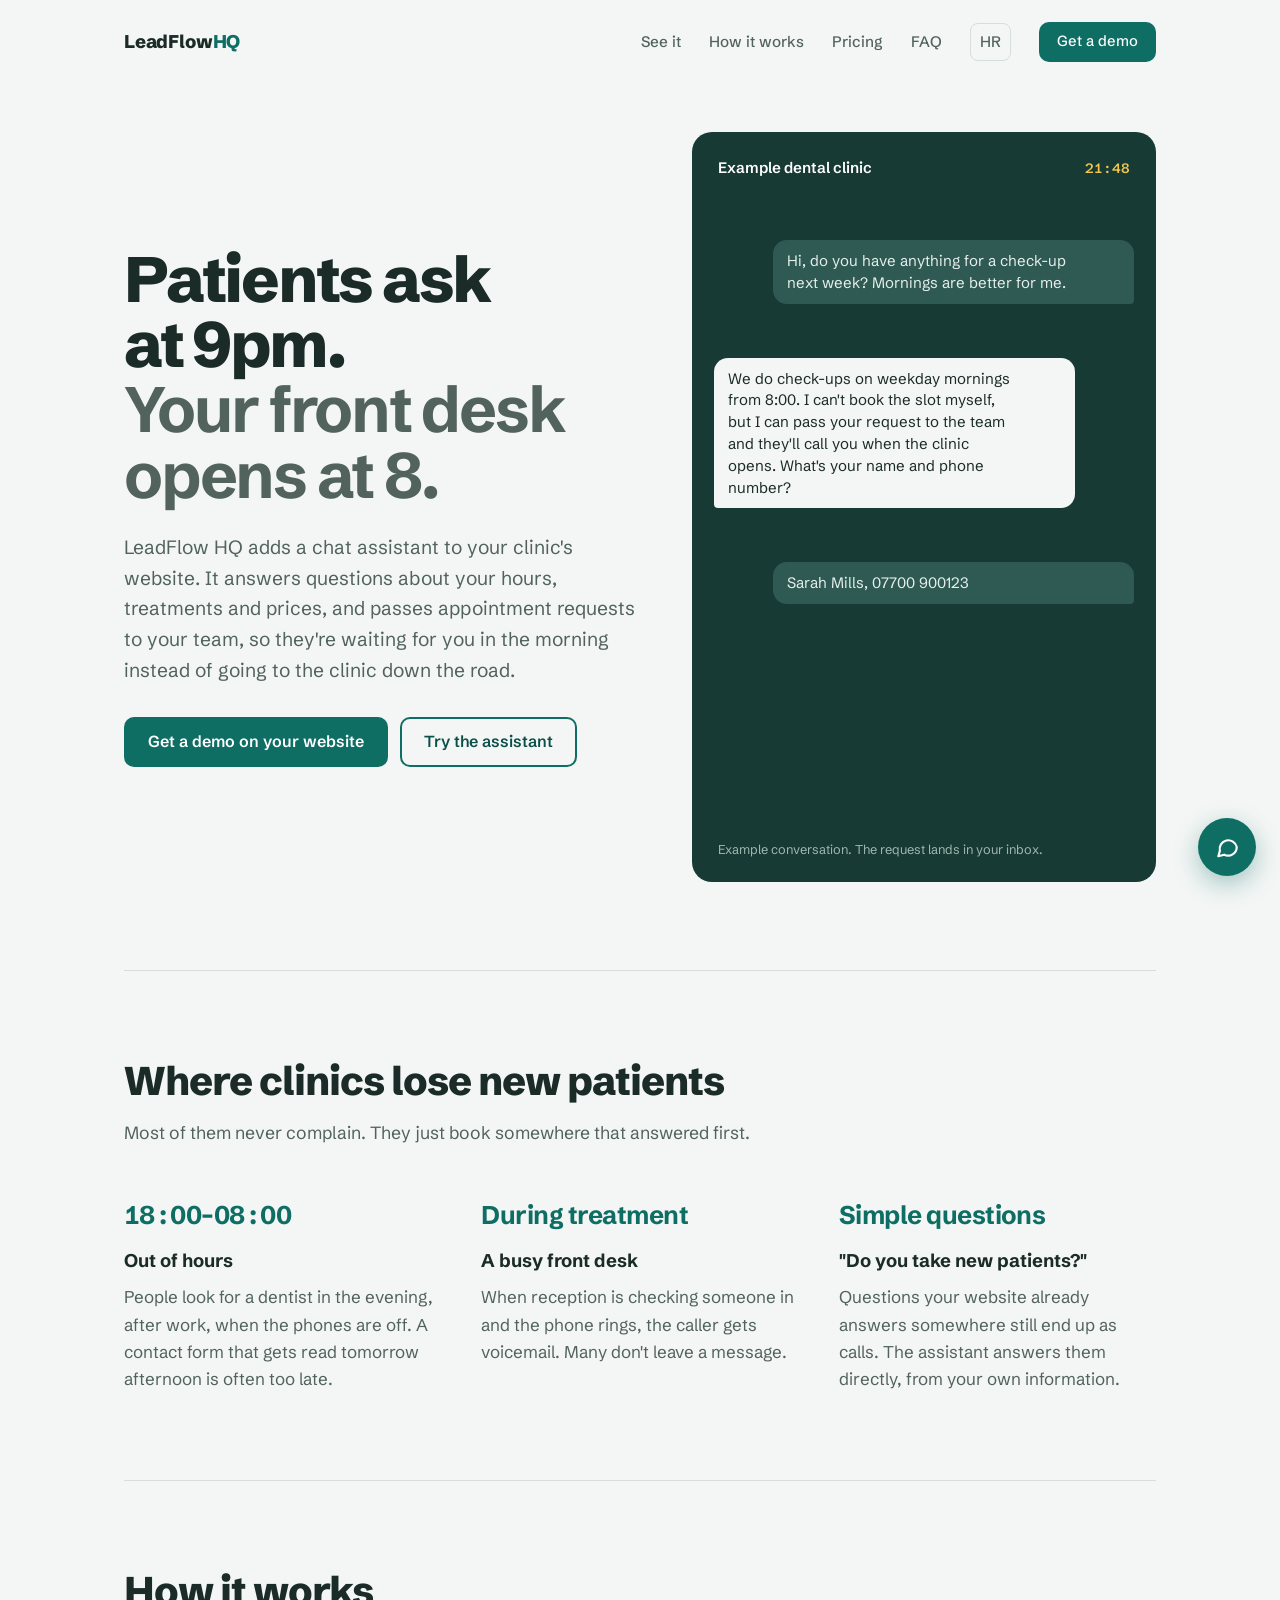
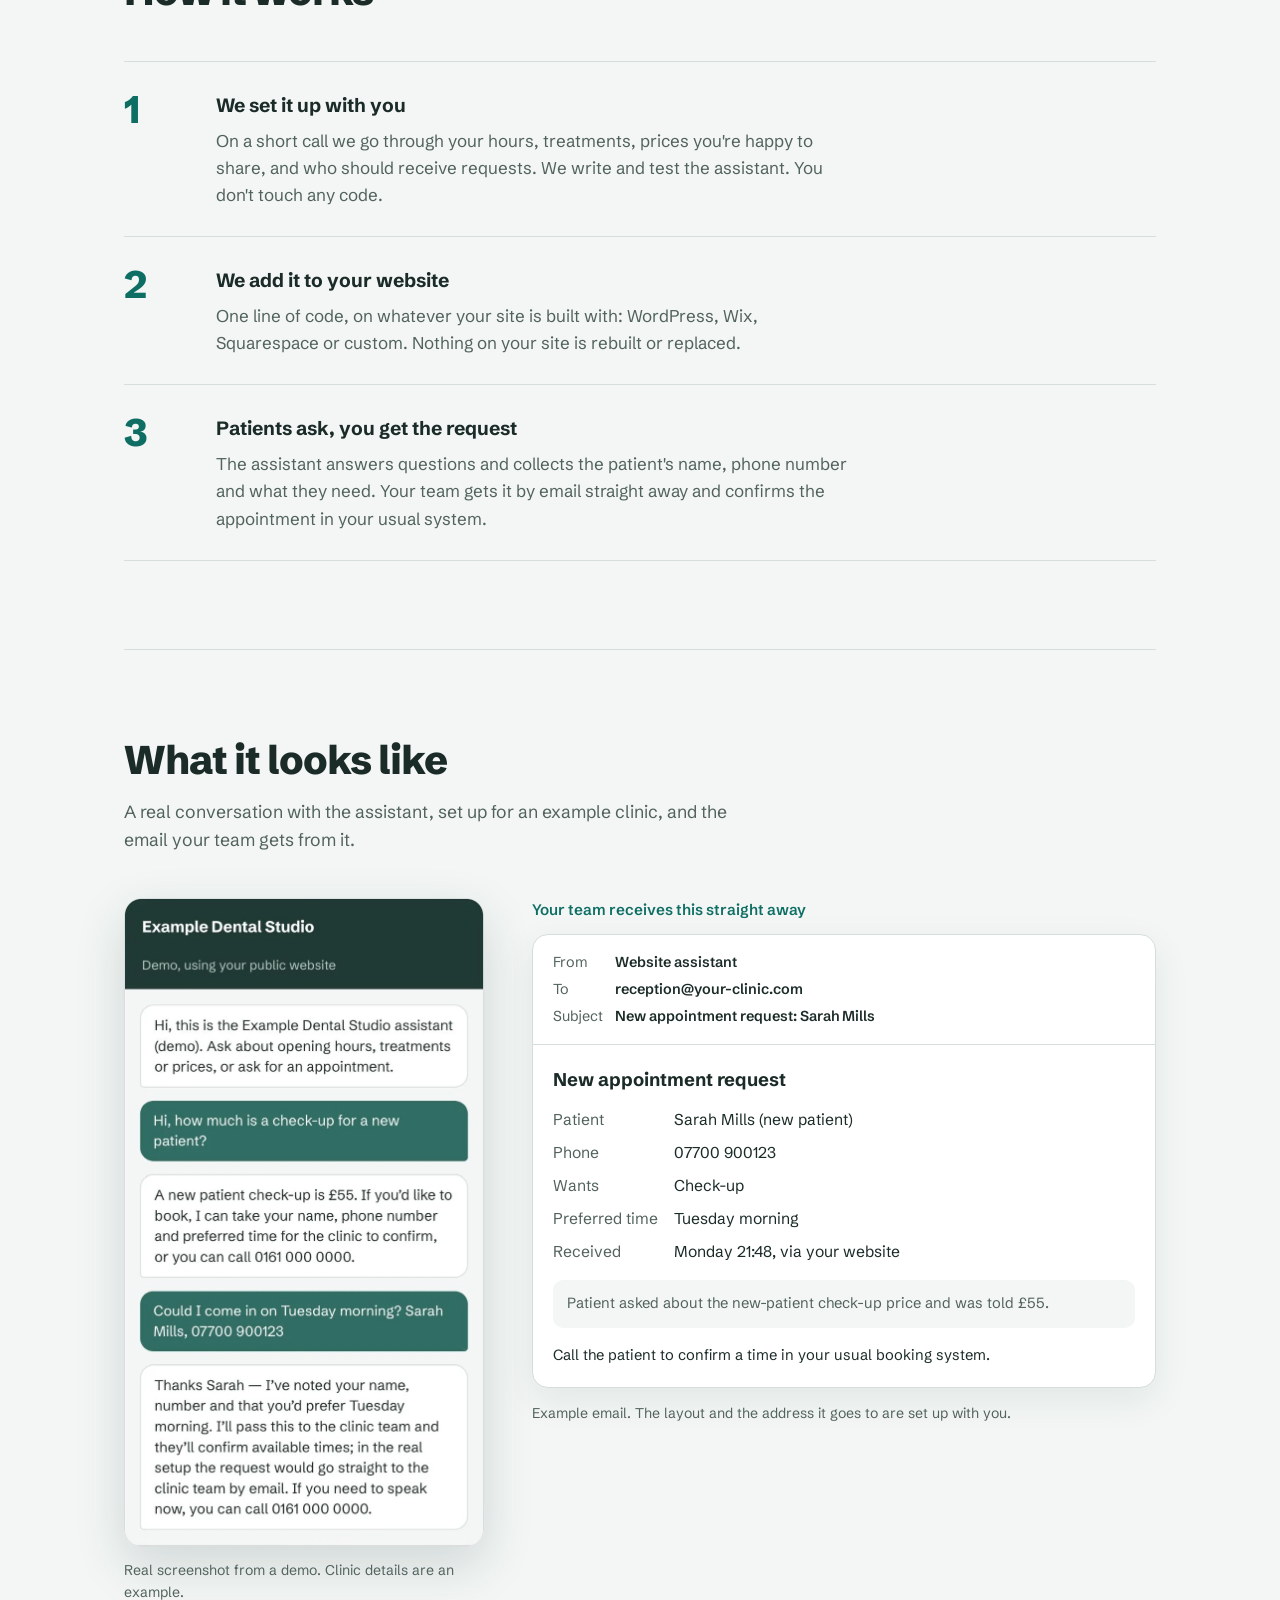
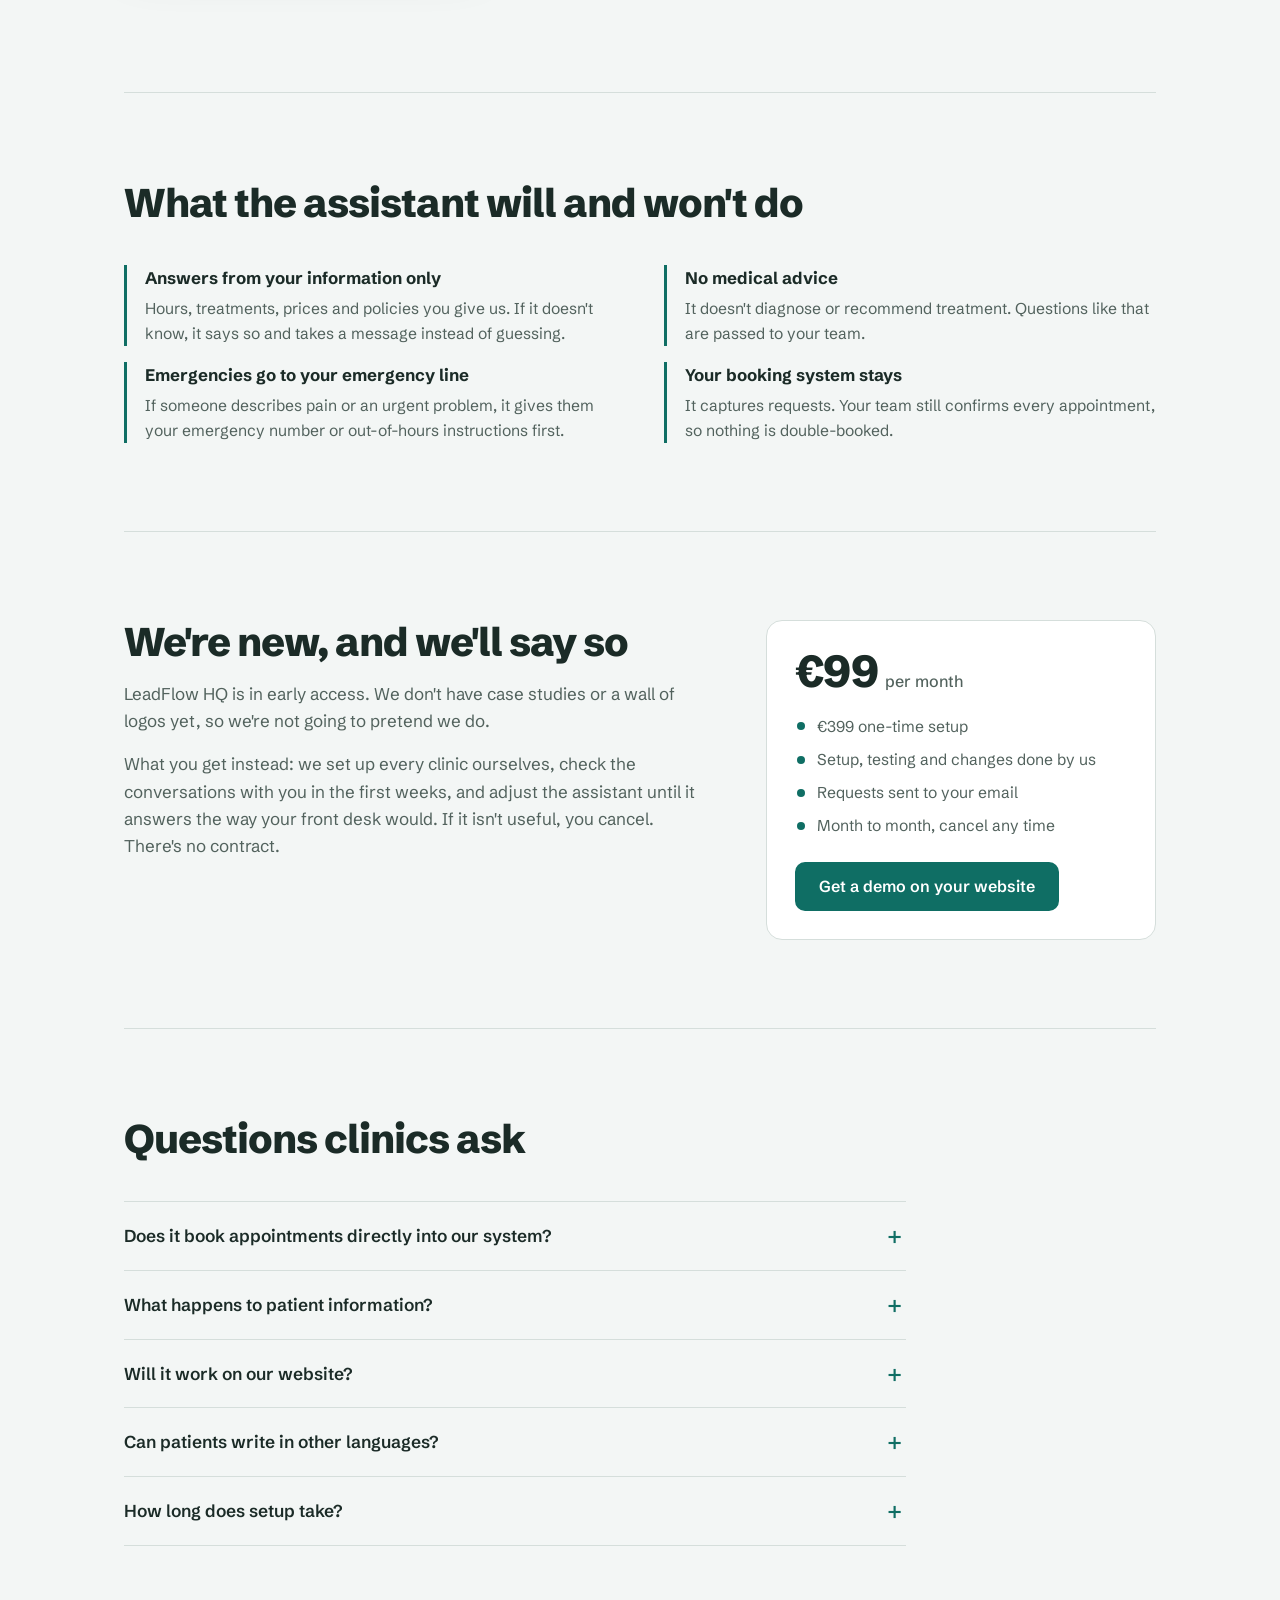
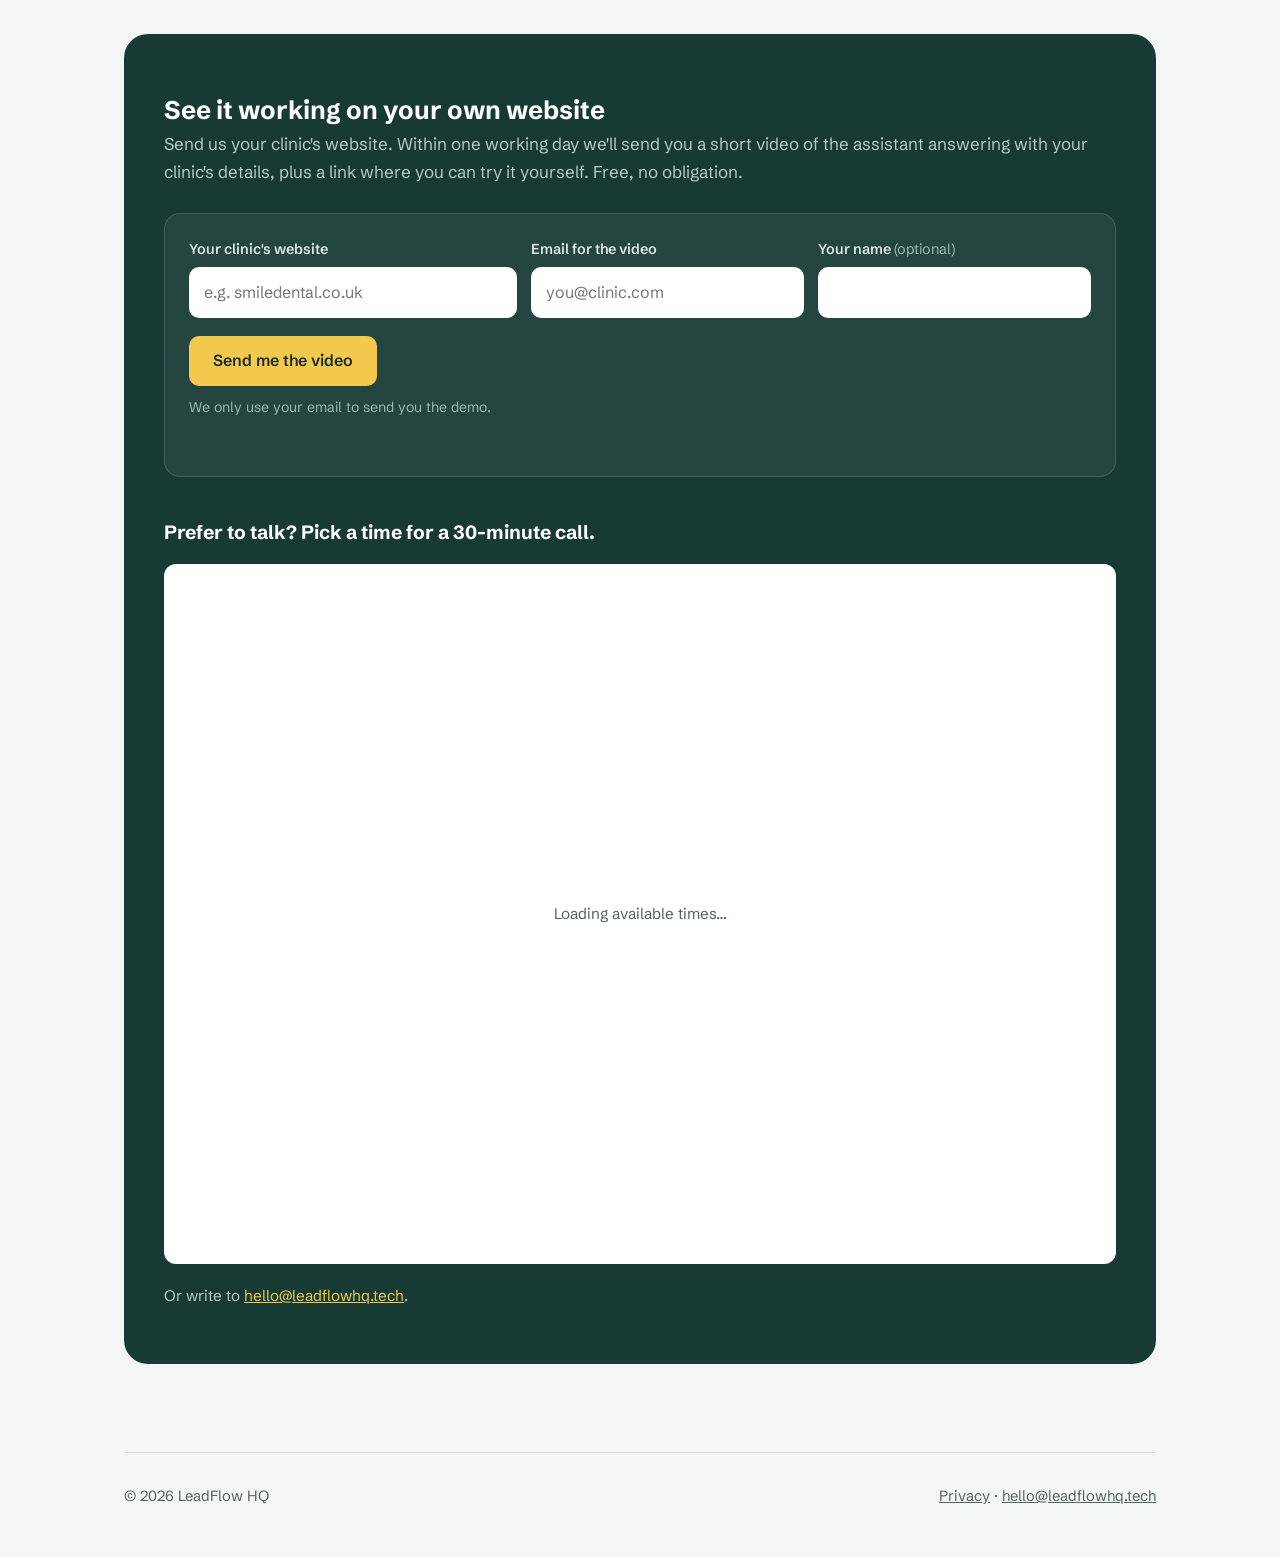
<file: index.html>
<!doctype html>
<html lang="en">
<head>
<meta charset="utf-8">
<meta name="viewport" content="width=device-width, initial-scale=1">
<title>LeadFlow HQ | Booking requests for clinics, after hours</title>
<meta name="description" content="A chat assistant for dental and medical clinic websites. It answers questions about your hours, treatments and prices, and passes appointment requests to your front desk, including after hours.">
<link rel="canonical" href="https://leadflowhq.tech/">
<link rel="alternate" hreflang="en" href="https://leadflowhq.tech/">
<link rel="alternate" hreflang="hr" href="https://leadflowhq.tech/hr/">
<link rel="alternate" hreflang="x-default" href="https://leadflowhq.tech/">
<meta property="og:title" content="LeadFlow HQ | Booking requests for clinics, after hours">
<meta property="og:description" content="Answers patient questions on your website and passes appointment requests to your front desk, day or night.">
<meta property="og:url" content="https://leadflowhq.tech/">
<meta property="og:type" content="website">
<meta name="theme-color" content="#183A35">
<link rel="icon" href="data:image/svg+xml,%3Csvg xmlns='http://www.w3.org/2000/svg' viewBox='0 0 32 32'%3E%3Crect width='32' height='32' rx='8' fill='%230F6E64'/%3E%3Cpath d='M9 9v14h11' stroke='%23fff' stroke-width='3.2' fill='none' stroke-linecap='round' stroke-linejoin='round'/%3E%3Ccircle cx='23' cy='11' r='3' fill='%23F2C94C'/%3E%3C/svg%3E">
<link rel="preload" href="/assets/fonts/schibsted-grotesk-latin-wght-normal.woff2" as="font" type="font/woff2" crossorigin>
<link rel="stylesheet" href="/assets/site.css?v=6">
<script>document.documentElement.classList.add('js')</script>
</head>
<body>
<div class="wrap">
  <header class="top">
    <a class="logo" href="/">LeadFlow<span>HQ</span></a>
    <nav aria-label="Main">
      <a class="hide-sm" href="#see">See it</a>
      <a class="hide-sm" href="#how">How it works</a>
      <a class="hide-sm" href="#pricing">Pricing</a>
      <a class="hide-sm" href="#faq">FAQ</a>
      <a class="lang" href="/hr/" hreflang="hr" lang="hr" title="Hrvatski">HR</a>
      <a class="btn btn-solid" href="#book">Get a demo</a>
    </nav>
  </header>

  <main>
    <section class="hero">
      <div>
        <h1>Patients ask at&nbsp;9pm.<span class="line2">Your front desk opens at&nbsp;8.</span></h1>
        <p class="lede">LeadFlow HQ adds a chat assistant to your clinic's website. It answers questions about your hours, treatments and prices, and passes appointment requests to your team, so they're waiting for you in the morning instead of going to the clinic down the road.</p>
        <div class="actions">
          <a class="btn btn-solid" href="#book">Get a demo on your website</a>
          <button class="btn btn-ghost" type="button" id="tryChat" hidden>Try the assistant</button>
        </div>
      </div>

      <div class="desk" aria-label="Example conversation on a dental clinic website">
        <div class="desk-head"><strong>Example dental clinic</strong><span class="clock" id="clock">21:47</span></div>
        <div class="convo">
          <p class="msg patient anim">Hi, do you have anything for a check-up next week? Mornings are better for me.</p>
          <p class="msg bot anim">We do check-ups on weekday mornings from 8:00. I can't book the slot myself, but I can pass your request to the team and they'll call you when the clinic opens. What's your name and phone number?</p>
          <p class="msg patient anim">Sarah Mills, 07700 900123</p>
          <p class="msg bot anim">Thanks, Sarah. The team will call you after 8:00 tomorrow.</p>
        </div>
        <div class="ticket anim">
          <h3>New appointment request <span>21:48</span></h3>
          <dl>
            <dt>Patient</dt><dd>Sarah Mills</dd>
            <dt>Phone</dt><dd>07700 900123</dd>
            <dt>Wants</dt><dd>Check-up, weekday morning, next week</dd>
          </dl>
        </div>
        <p class="desk-note">Example conversation. The request lands in your inbox.</p>
      </div>
    </section>

    <section class="band">
      <h2>Where clinics lose new patients</h2>
      <p class="intro">Most of them never complain. They just book somewhere that answered first.</p>
      <div class="gaps">
        <div>
          <span class="when">18:00–08:00</span>
          <h3>Out of hours</h3>
          <p>People look for a dentist in the evening, after work, when the phones are off. A contact form that gets read tomorrow afternoon is often too late.</p>
        </div>
        <div>
          <span class="when">During treatment</span>
          <h3>A busy front desk</h3>
          <p>When reception is checking someone in and the phone rings, the caller gets voicemail. Many don't leave a message.</p>
        </div>
        <div>
          <span class="when">Simple questions</span>
          <h3>"Do you take new patients?"</h3>
          <p>Questions your website already answers somewhere still end up as calls. The assistant answers them directly, from your own information.</p>
        </div>
      </div>
    </section>

    <section class="band" id="how">
      <h2>How it works</h2>
      <ol class="steps">
        <li><div><h3>We set it up with you</h3><p>On a short call we go through your hours, treatments, prices you're happy to share, and who should receive requests. We write and test the assistant. You don't touch any code.</p></div></li>
        <li><div><h3>We add it to your website</h3><p>One line of code, on whatever your site is built with: WordPress, Wix, Squarespace or custom. Nothing on your site is rebuilt or replaced.</p></div></li>
        <li><div><h3>Patients ask, you get the request</h3><p>The assistant answers questions and collects the patient's name, phone number and what they need. Your team gets it by email straight away and confirms the appointment in your usual system.</p></div></li>
      </ol>
    </section>

    <section class="band" id="see">
      <h2>What it looks like</h2>
      <p class="intro">A real conversation with the assistant, set up for an example clinic, and the email your team gets from it.</p>
      <div class="show">
        <figure>
          <img src="/assets/img/chat-en.webp" width="724" height="1305" loading="lazy" decoding="async" alt="Chat window: a patient asks how much a new-patient check-up costs, the assistant answers £55 and offers to take a request; the patient asks for Tuesday morning and leaves name and phone, and the assistant confirms the clinic team will call to confirm.">
          <figcaption>Real screenshot from a demo. Clinic details are an example.</figcaption>
        </figure>
        <div>
          <p class="arrow">Your team receives this straight away</p>
          <div class="mail">
            <dl class="mail-head">
              <dt>From</dt><dd>Website assistant</dd>
              <dt>To</dt><dd>reception@your-clinic.com</dd>
              <dt>Subject</dt><dd>New appointment request: Sarah Mills</dd>
            </dl>
            <div class="mail-body">
              <h3>New appointment request</h3>
              <dl>
                <dt>Patient</dt><dd>Sarah Mills (new patient)</dd>
                <dt>Phone</dt><dd>07700 900123</dd>
                <dt>Wants</dt><dd>Check-up</dd>
                <dt>Preferred time</dt><dd>Tuesday morning</dd>
                <dt>Received</dt><dd>Monday 21:48, via your website</dd>
              </dl>
              <p class="quote">Patient asked about the new-patient check-up price and was told £55.</p>
              <p class="act">Call the patient to confirm a time in your usual booking system.</p>
            </div>
          </div>
          <p class="show-note">Example email. The layout and the address it goes to are set up with you.</p>
        </div>
      </div>
    </section>

    <section class="band">
      <h2>What the assistant will and won't do</h2>
      <div class="rules">
        <div><h3>Answers from your information only</h3><p>Hours, treatments, prices and policies you give us. If it doesn't know, it says so and takes a message instead of guessing.</p></div>
        <div><h3>No medical advice</h3><p>It doesn't diagnose or recommend treatment. Questions like that are passed to your team.</p></div>
        <div><h3>Emergencies go to your emergency line</h3><p>If someone describes pain or an urgent problem, it gives them your emergency number or out-of-hours instructions first.</p></div>
        <div><h3>Your booking system stays</h3><p>It captures requests. Your team still confirms every appointment, so nothing is double-booked.</p></div>
      </div>
    </section>

    <section class="band" id="pricing">
      <div class="early">
        <div>
          <h2>We're new, and we'll say so</h2>
          <p>LeadFlow HQ is in early access. We don't have case studies or a wall of logos yet, so we're not going to pretend we do.</p>
          <p>What you get instead: we set up every clinic ourselves, check the conversations with you in the first weeks, and adjust the assistant until it answers the way your front desk would. If it isn't useful, you cancel. There's no contract.</p>
        </div>
        <div class="price">
          <div class="amount">€99 <small>per month</small></div>
          <ul>
            <li>€399 one-time setup</li>
            <li>Setup, testing and changes done by us</li>
            <li>Requests sent to your email</li>
            <li>Month to month, cancel any time</li>
          </ul>
          <a class="btn btn-solid" href="#book">Get a demo on your website</a>
        </div>
      </div>
    </section>

    <section class="band" id="faq">
      <h2>Questions clinics ask</h2>
      <div class="faq">
        <details><summary>Does it book appointments directly into our system?</summary><p>Not by default. It collects the request and sends it to your team to confirm, which works with any practice management software. If your system supports online booking, we can talk about linking to it.</p></details>
        <details><summary>What happens to patient information?</summary><p>The assistant only collects what's needed to call the patient back: name, phone number and the reason for the appointment. It's used only to send the request to your clinic. We'll walk you through exactly where it's stored before you decide.</p></details>
        <details><summary>Will it work on our website?</summary><p>Yes. It's a small script added to your existing site. If someone else manages your website, we can send them the one line to add.</p></details>
        <details><summary>Can patients write in other languages?</summary><p>Yes. It replies in the language the patient writes in, using your clinic's information.</p></details>
        <details><summary>How long does setup take?</summary><p>Usually a few days from our first call. Most of that is us writing and testing the answers. Your part is one call and a quick review.</p></details>
      </div>
    </section>

    <section class="book" id="book">
      <h2>See it working on your own website</h2>
      <p class="intro">Send us your clinic's website. Within one working day we'll send you a short video of the assistant answering with your clinic's details, plus a link where you can try it yourself. Free, no obligation.</p>
      <form class="req" data-request novalidate>
        <input type="hidden" name="lang" value="en">
        <div class="req-fields">
          <label><span>Your clinic's website</span><input name="website" type="text" inputmode="url" autocomplete="url" placeholder="e.g. smiledental.co.uk" required maxlength="200"></label>
          <label><span>Email for the video</span><input name="email" type="email" autocomplete="email" placeholder="you@clinic.com" required maxlength="120"></label>
          <label><span>Your name <em>(optional)</em></span><input name="name" type="text" autocomplete="name" maxlength="80"></label>
          <label class="hp" aria-hidden="true">Fax<input name="company_fax" type="text" tabindex="-1" autocomplete="off"></label>
        </div>
        <button class="btn btn-amber" type="submit">Send me the video</button>
        <p class="req-note">We only use your email to send you the demo.</p>
        <p class="req-msg" role="status" aria-live="polite" data-ok="Thanks. We'll email you the video within one working day." data-err="That didn't go through. Check the website and email, or write to hello@leadflowhq.tech." data-invalid="Please add your clinic's website and a valid email."></p>
      </form>
      <h3 class="book-alt">Prefer to talk? Pick a time for a 30-minute call.</h3>
      <div class="calendly-inline-widget" data-url="https://calendly.com/hello-leadflowhq/30min?hide_gdpr_banner=1"><p class="cal-wait">Loading available times…</p></div>
      <p class="alt">Or write to <a href="mailto:hello@leadflowhq.tech">hello@leadflowhq.tech</a>.</p>
    </section>
  </main>

  <footer>
    <span>© 2026 LeadFlow HQ</span>
    <span><a href="/privacy/">Privacy</a> · <a href="mailto:hello@leadflowhq.tech">hello@leadflowhq.tech</a></span>
  </footer>
</div>

<button class="chat-launch" type="button" aria-label="Open chat" hidden>
  <svg viewBox="0 0 24 24" fill="none" stroke="currentColor" stroke-width="2" stroke-linecap="round" stroke-linejoin="round" aria-hidden="true"><path d="M21 12a8 8 0 0 1-11.6 7.1L4 20.5l1.4-4.9A8 8 0 1 1 21 12z"/></svg>
</button>

<script src="/assets/site.js?v=6" defer></script>
</body>
</html>
</file>
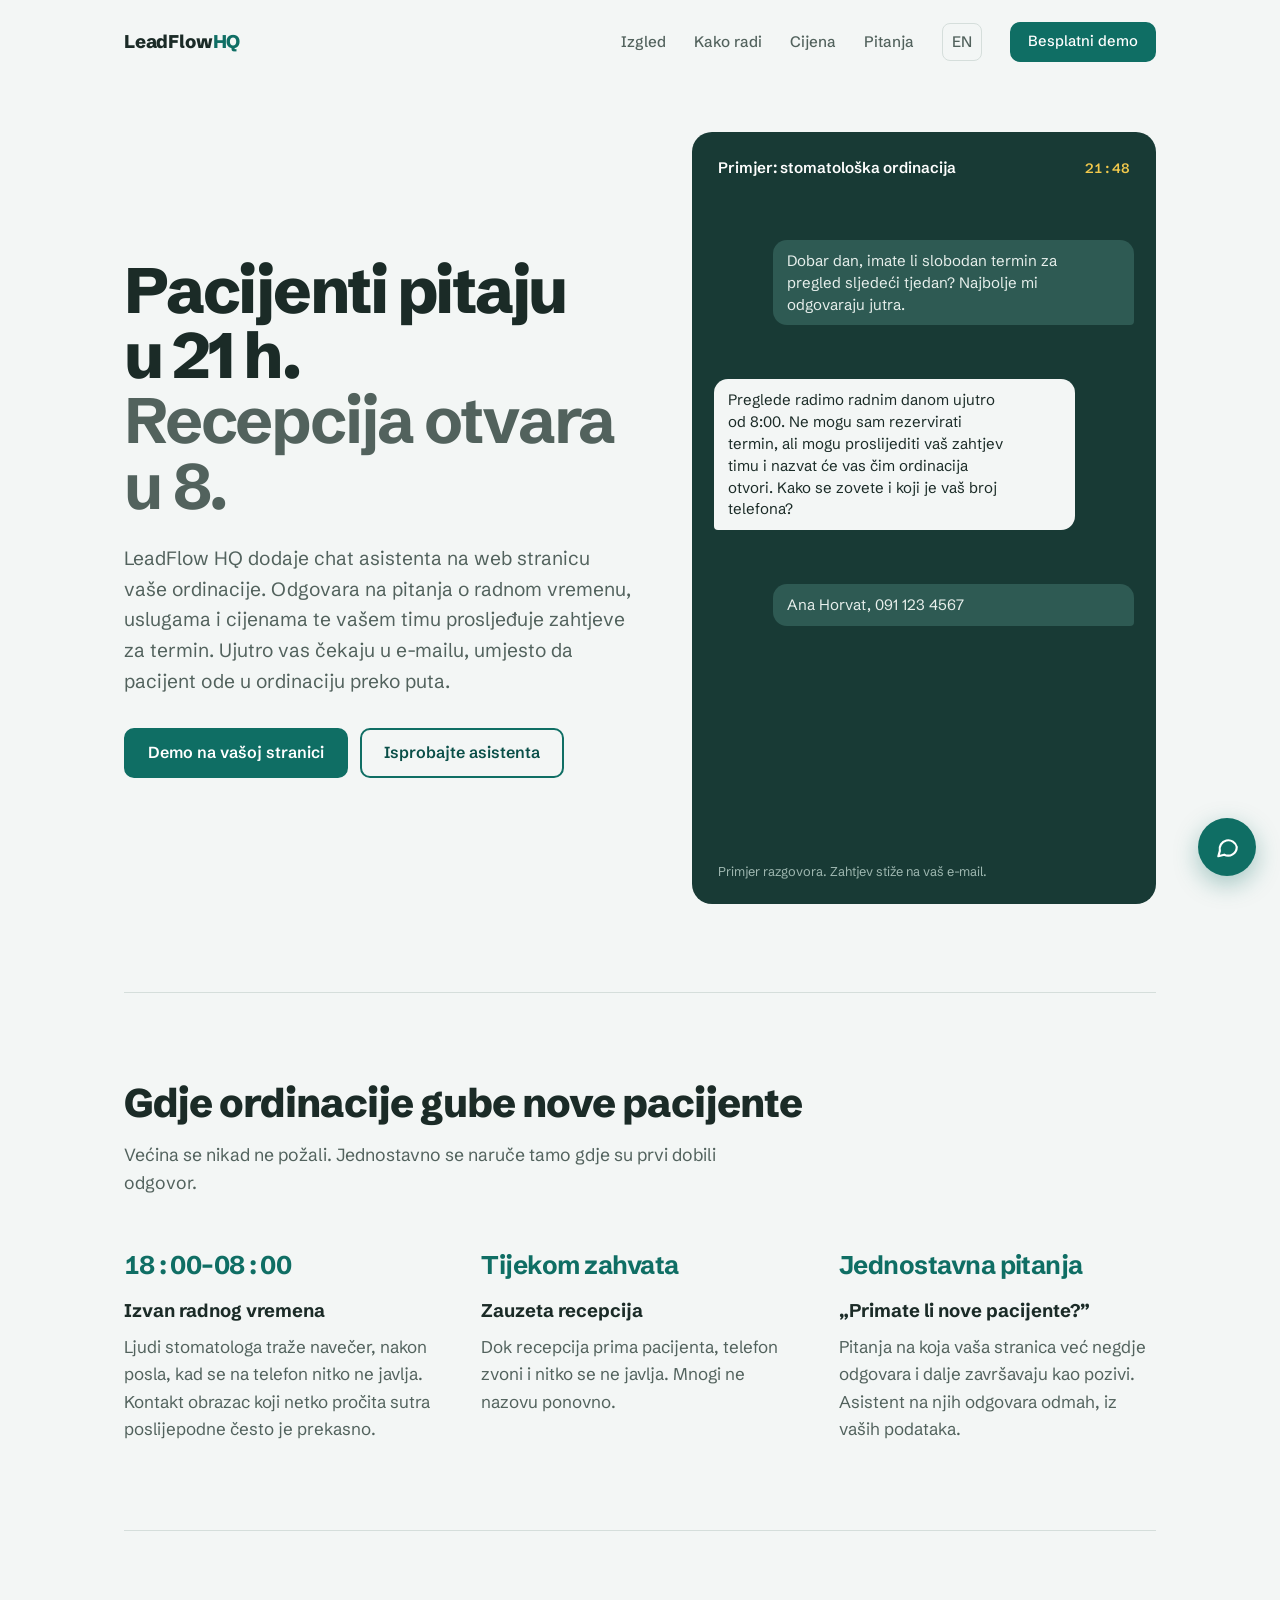
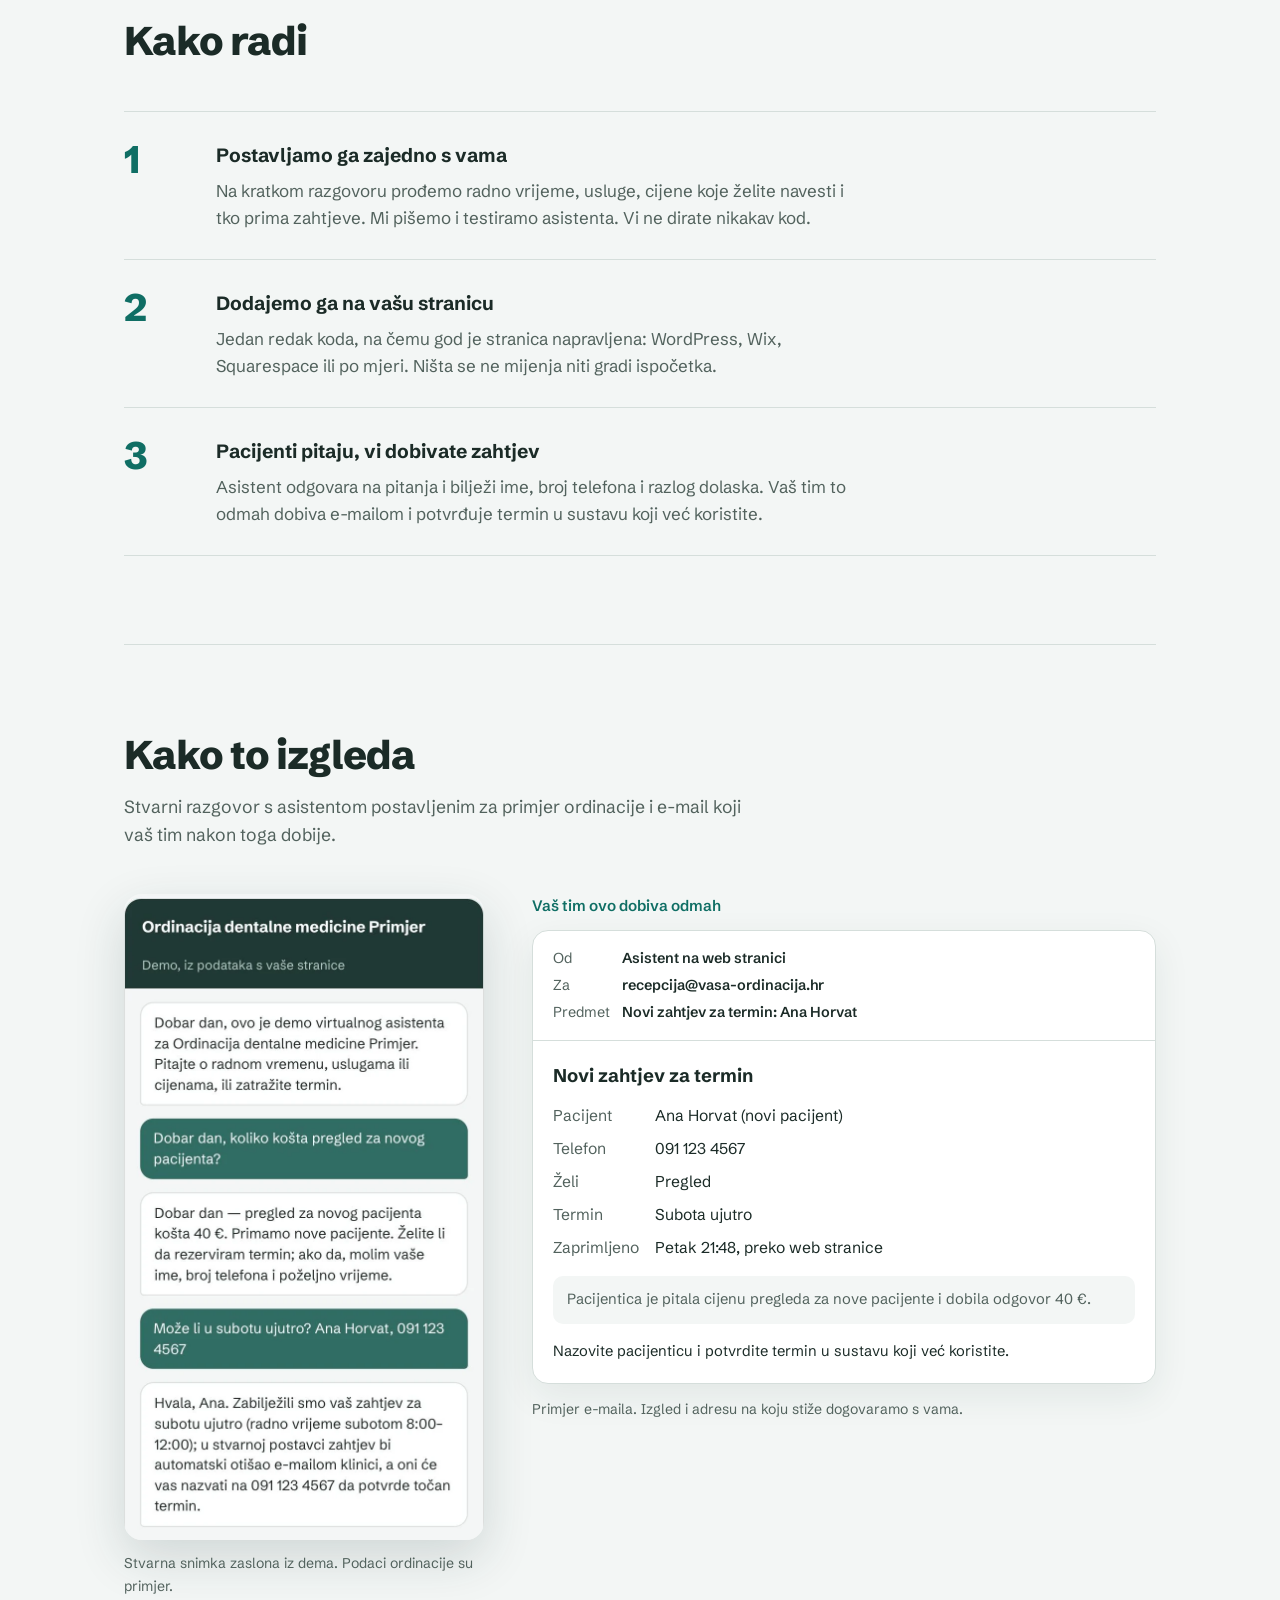
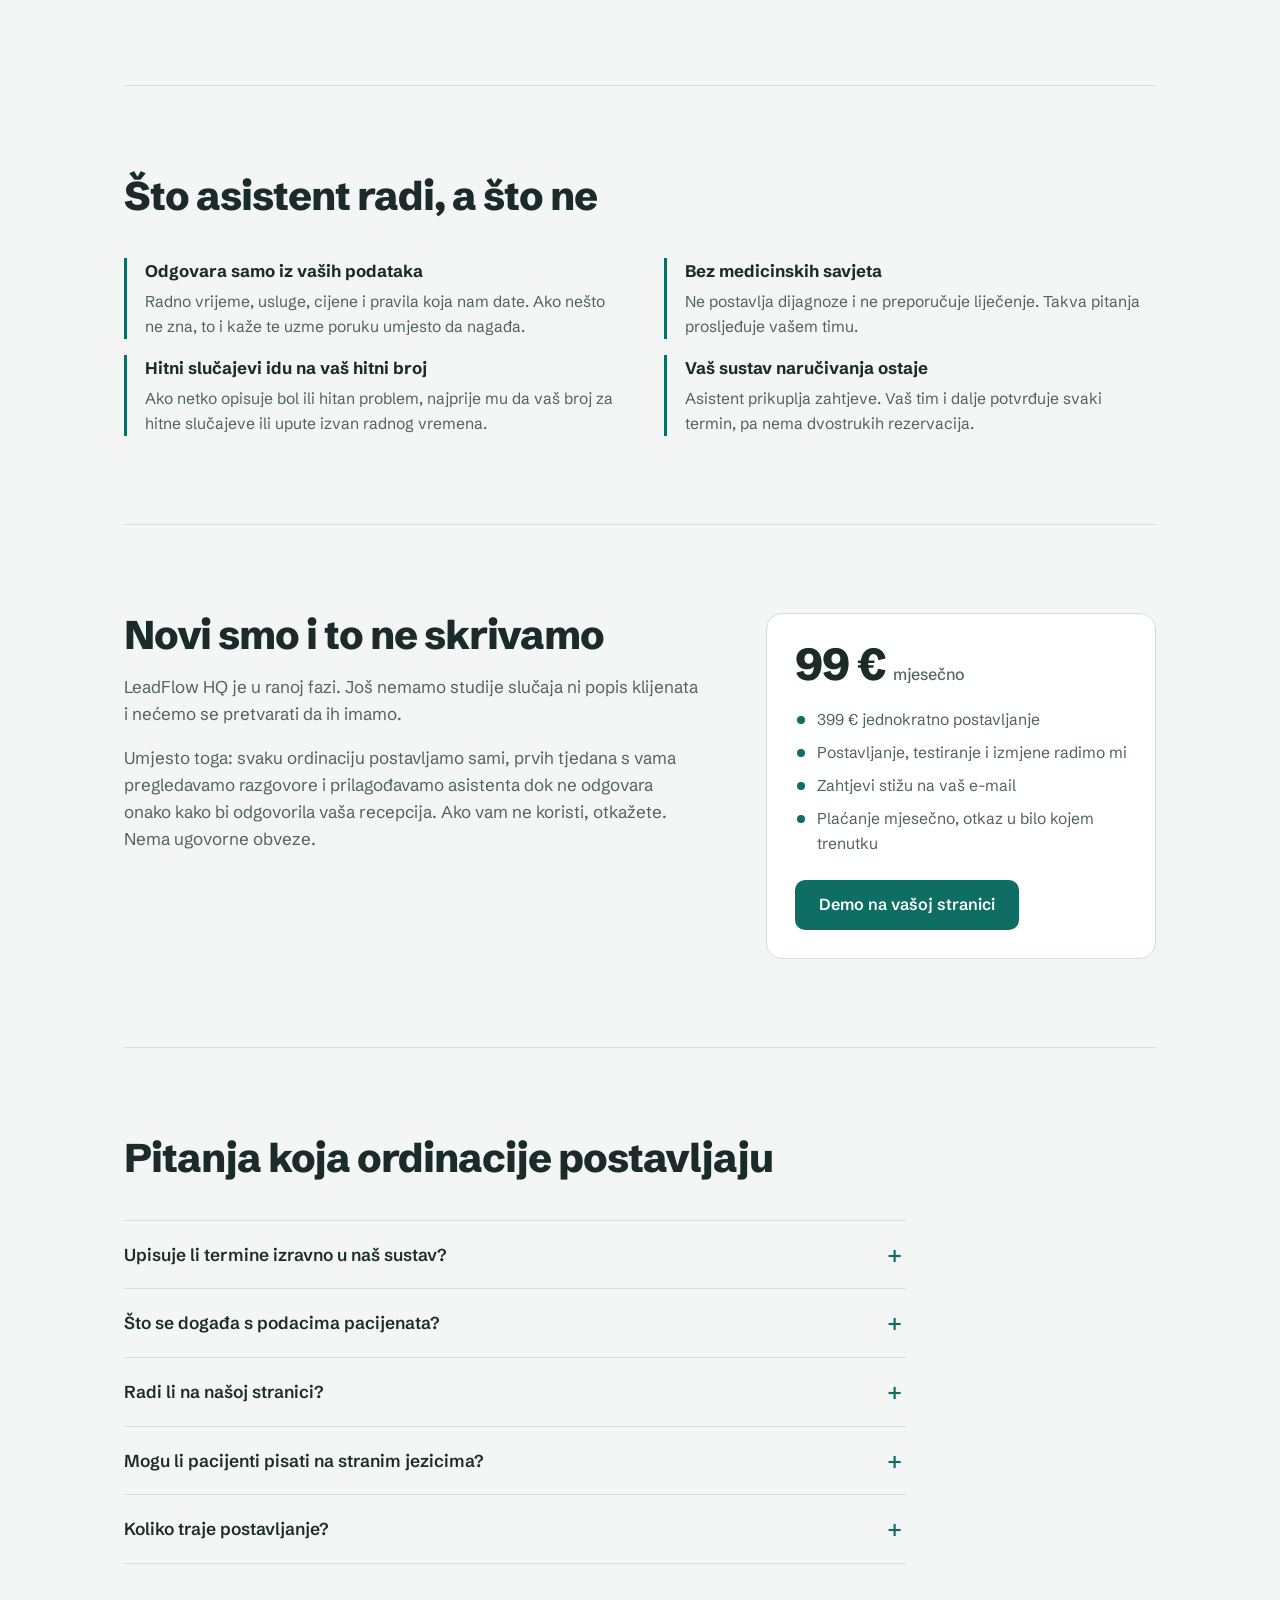
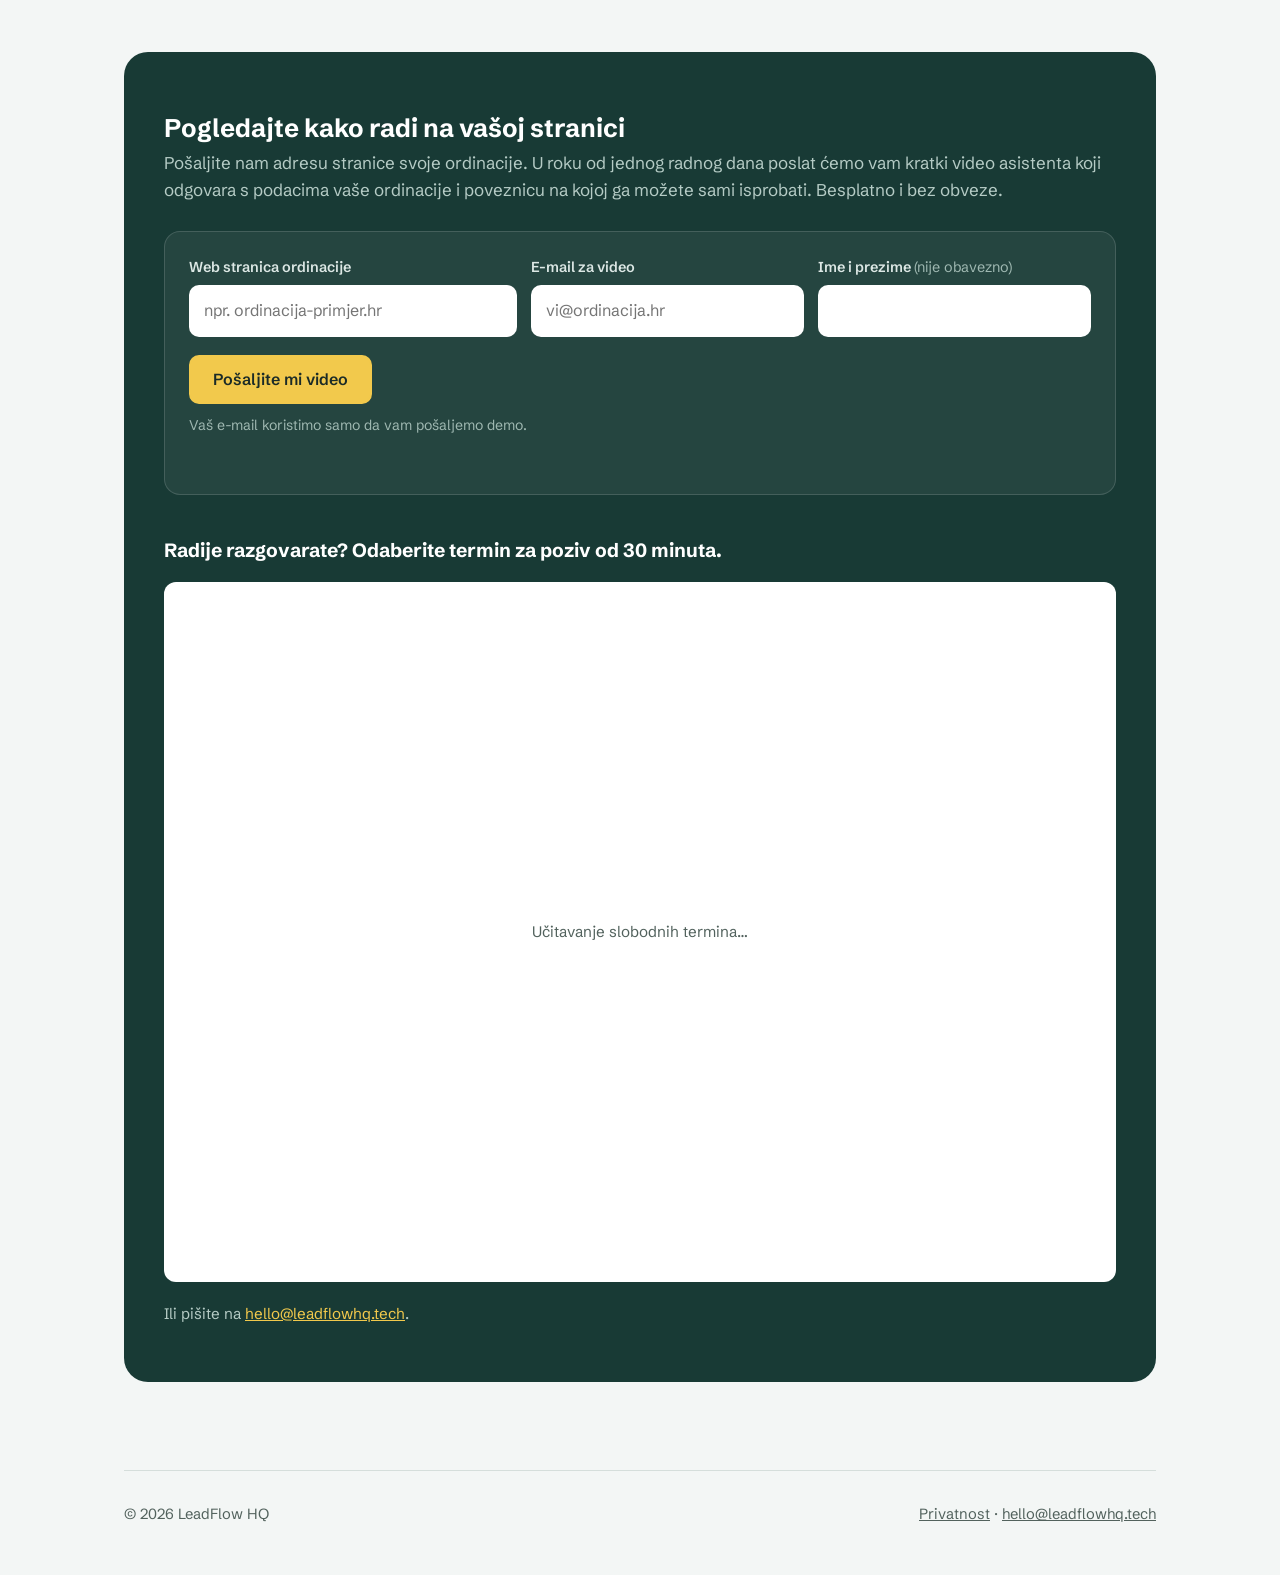
<file: hr/index.html>
<!doctype html>
<html lang="hr">
<head>
<meta charset="utf-8">
<meta name="viewport" content="width=device-width, initial-scale=1">
<title>LeadFlow HQ | Upiti za termine, i izvan radnog vremena</title>
<meta name="description" content="Chat asistent za web stranice stomatoloških i drugih ordinacija. Odgovara na pitanja o radnom vremenu, uslugama i cijenama te prosljeđuje zahtjeve za termin vašoj recepciji, i izvan radnog vremena.">
<link rel="canonical" href="https://leadflowhq.tech/hr/">
<link rel="alternate" hreflang="en" href="https://leadflowhq.tech/">
<link rel="alternate" hreflang="hr" href="https://leadflowhq.tech/hr/">
<link rel="alternate" hreflang="x-default" href="https://leadflowhq.tech/">
<meta property="og:title" content="LeadFlow HQ | Upiti za termine, i izvan radnog vremena">
<meta property="og:description" content="Odgovara na pitanja pacijenata na vašoj stranici i prosljeđuje zahtjeve za termin vašoj recepciji, danju i noću.">
<meta property="og:url" content="https://leadflowhq.tech/hr/">
<meta property="og:type" content="website">
<meta property="og:locale" content="hr_HR">
<meta name="theme-color" content="#183A35">
<link rel="icon" href="data:image/svg+xml,%3Csvg xmlns='http://www.w3.org/2000/svg' viewBox='0 0 32 32'%3E%3Crect width='32' height='32' rx='8' fill='%230F6E64'/%3E%3Cpath d='M9 9v14h11' stroke='%23fff' stroke-width='3.2' fill='none' stroke-linecap='round' stroke-linejoin='round'/%3E%3Ccircle cx='23' cy='11' r='3' fill='%23F2C94C'/%3E%3C/svg%3E">
<link rel="preload" href="/assets/fonts/schibsted-grotesk-latin-wght-normal.woff2" as="font" type="font/woff2" crossorigin>
<link rel="stylesheet" href="/assets/site.css?v=6">
<script>document.documentElement.classList.add('js')</script>
</head>
<body>
<div class="wrap">
  <header class="top">
    <a class="logo" href="/hr/">LeadFlow<span>HQ</span></a>
    <nav aria-label="Glavna navigacija">
      <a class="hide-sm" href="#izgled">Izgled</a>
      <a class="hide-sm" href="#kako">Kako radi</a>
      <a class="hide-sm" href="#cijena">Cijena</a>
      <a class="hide-sm" href="#pitanja">Pitanja</a>
      <a class="lang" href="/" hreflang="en" lang="en" title="English">EN</a>
      <a class="btn btn-solid" href="#poziv">Besplatni demo</a>
    </nav>
  </header>

  <main>
    <section class="hero">
      <div>
        <h1>Pacijenti pitaju u&nbsp;21&nbsp;h.<span class="line2">Recepcija otvara u&nbsp;8.</span></h1>
        <p class="lede">LeadFlow HQ dodaje chat asistenta na web stranicu vaše ordinacije. Odgovara na pitanja o radnom vremenu, uslugama i cijenama te vašem timu prosljeđuje zahtjeve za termin. Ujutro vas čekaju u e-mailu, umjesto da pacijent ode u ordinaciju preko puta.</p>
        <div class="actions">
          <a class="btn btn-solid" href="#poziv">Demo na vašoj stranici</a>
          <button class="btn btn-ghost" type="button" id="tryChat" hidden>Isprobajte asistenta</button>
        </div>
      </div>

      <div class="desk" aria-label="Primjer razgovora na stranici stomatološke ordinacije">
        <div class="desk-head"><strong>Primjer: stomatološka ordinacija</strong><span class="clock" id="clock">21:47</span></div>
        <div class="convo">
          <p class="msg patient anim">Dobar dan, imate li slobodan termin za pregled sljedeći tjedan? Najbolje mi odgovaraju jutra.</p>
          <p class="msg bot anim">Preglede radimo radnim danom ujutro od 8:00. Ne mogu sam rezervirati termin, ali mogu proslijediti vaš zahtjev timu i nazvat će vas čim ordinacija otvori. Kako se zovete i koji je vaš broj telefona?</p>
          <p class="msg patient anim">Ana Horvat, 091 123 4567</p>
          <p class="msg bot anim">Hvala, Ana. Tim će vas nazvati sutra nakon 8:00.</p>
        </div>
        <div class="ticket anim">
          <h3>Novi zahtjev za termin <span>21:48</span></h3>
          <dl>
            <dt>Pacijent</dt><dd>Ana Horvat</dd>
            <dt>Telefon</dt><dd>091 123 4567</dd>
            <dt>Želi</dt><dd>Pregled, radnim danom ujutro, sljedeći tjedan</dd>
          </dl>
        </div>
        <p class="desk-note">Primjer razgovora. Zahtjev stiže na vaš e-mail.</p>
      </div>
    </section>

    <section class="band">
      <h2>Gdje ordinacije gube nove pacijente</h2>
      <p class="intro">Većina se nikad ne požali. Jednostavno se naruče tamo gdje su prvi dobili odgovor.</p>
      <div class="gaps">
        <div>
          <span class="when">18:00–08:00</span>
          <h3>Izvan radnog vremena</h3>
          <p>Ljudi stomatologa traže navečer, nakon posla, kad se na telefon nitko ne javlja. Kontakt obrazac koji netko pročita sutra poslijepodne često je prekasno.</p>
        </div>
        <div>
          <span class="when">Tijekom zahvata</span>
          <h3>Zauzeta recepcija</h3>
          <p>Dok recepcija prima pacijenta, telefon zvoni i nitko se ne javlja. Mnogi ne nazovu ponovno.</p>
        </div>
        <div>
          <span class="when">Jednostavna pitanja</span>
          <h3>„Primate li nove pacijente?”</h3>
          <p>Pitanja na koja vaša stranica već negdje odgovara i dalje završavaju kao pozivi. Asistent na njih odgovara odmah, iz vaših podataka.</p>
        </div>
      </div>
    </section>

    <section class="band" id="kako">
      <h2>Kako radi</h2>
      <ol class="steps">
        <li><div><h3>Postavljamo ga zajedno s vama</h3><p>Na kratkom razgovoru prođemo radno vrijeme, usluge, cijene koje želite navesti i tko prima zahtjeve. Mi pišemo i testiramo asistenta. Vi ne dirate nikakav kod.</p></div></li>
        <li><div><h3>Dodajemo ga na vašu stranicu</h3><p>Jedan redak koda, na čemu god je stranica napravljena: WordPress, Wix, Squarespace ili po mjeri. Ništa se ne mijenja niti gradi ispočetka.</p></div></li>
        <li><div><h3>Pacijenti pitaju, vi dobivate zahtjev</h3><p>Asistent odgovara na pitanja i bilježi ime, broj telefona i razlog dolaska. Vaš tim to odmah dobiva e-mailom i potvrđuje termin u sustavu koji već koristite.</p></div></li>
      </ol>
    </section>

    <section class="band" id="izgled">
      <h2>Kako to izgleda</h2>
      <p class="intro">Stvarni razgovor s asistentom postavljenim za primjer ordinacije i e-mail koji vaš tim nakon toga dobije.</p>
      <div class="show">
        <figure>
          <img src="/assets/img/chat-hr.webp" width="724" height="1300" loading="lazy" decoding="async" alt="Chat prozor: pacijentica pita koliko košta pregled za novog pacijenta, asistent odgovara 40 € i nudi zaprimanje zahtjeva; pacijentica traži subotu ujutro i ostavlja ime i broj telefona, a asistent potvrđuje da će je tim nazvati.">
          <figcaption>Stvarna snimka zaslona iz dema. Podaci ordinacije su primjer.</figcaption>
        </figure>
        <div>
          <p class="arrow">Vaš tim ovo dobiva odmah</p>
          <div class="mail">
            <dl class="mail-head">
              <dt>Od</dt><dd>Asistent na web stranici</dd>
              <dt>Za</dt><dd>recepcija@vasa-ordinacija.hr</dd>
              <dt>Predmet</dt><dd>Novi zahtjev za termin: Ana Horvat</dd>
            </dl>
            <div class="mail-body">
              <h3>Novi zahtjev za termin</h3>
              <dl>
                <dt>Pacijent</dt><dd>Ana Horvat (novi pacijent)</dd>
                <dt>Telefon</dt><dd>091 123 4567</dd>
                <dt>Želi</dt><dd>Pregled</dd>
                <dt>Termin</dt><dd>Subota ujutro</dd>
                <dt>Zaprimljeno</dt><dd>Petak 21:48, preko web stranice</dd>
              </dl>
              <p class="quote">Pacijentica je pitala cijenu pregleda za nove pacijente i dobila odgovor 40 €.</p>
              <p class="act">Nazovite pacijenticu i potvrdite termin u sustavu koji već koristite.</p>
            </div>
          </div>
          <p class="show-note">Primjer e-maila. Izgled i adresu na koju stiže dogovaramo s vama.</p>
        </div>
      </div>
    </section>

    <section class="band">
      <h2>Što asistent radi, a što ne</h2>
      <div class="rules">
        <div><h3>Odgovara samo iz vaših podataka</h3><p>Radno vrijeme, usluge, cijene i pravila koja nam date. Ako nešto ne zna, to i kaže te uzme poruku umjesto da nagađa.</p></div>
        <div><h3>Bez medicinskih savjeta</h3><p>Ne postavlja dijagnoze i ne preporučuje liječenje. Takva pitanja prosljeđuje vašem timu.</p></div>
        <div><h3>Hitni slučajevi idu na vaš hitni broj</h3><p>Ako netko opisuje bol ili hitan problem, najprije mu da vaš broj za hitne slučajeve ili upute izvan radnog vremena.</p></div>
        <div><h3>Vaš sustav naručivanja ostaje</h3><p>Asistent prikuplja zahtjeve. Vaš tim i dalje potvrđuje svaki termin, pa nema dvostrukih rezervacija.</p></div>
      </div>
    </section>

    <section class="band" id="cijena">
      <div class="early">
        <div>
          <h2>Novi smo i to ne skrivamo</h2>
          <p>LeadFlow HQ je u ranoj fazi. Još nemamo studije slučaja ni popis klijenata i nećemo se pretvarati da ih imamo.</p>
          <p>Umjesto toga: svaku ordinaciju postavljamo sami, prvih tjedana s vama pregledavamo razgovore i prilagođavamo asistenta dok ne odgovara onako kako bi odgovorila vaša recepcija. Ako vam ne koristi, otkažete. Nema ugovorne obveze.</p>
        </div>
        <div class="price">
          <div class="amount">99 € <small>mjesečno</small></div>
          <ul>
            <li>399 € jednokratno postavljanje</li>
            <li>Postavljanje, testiranje i izmjene radimo mi</li>
            <li>Zahtjevi stižu na vaš e-mail</li>
            <li>Plaćanje mjesečno, otkaz u bilo kojem trenutku</li>
          </ul>
          <a class="btn btn-solid" href="#poziv">Demo na vašoj stranici</a>
        </div>
      </div>
    </section>

    <section class="band" id="pitanja">
      <h2>Pitanja koja ordinacije postavljaju</h2>
      <div class="faq">
        <details><summary>Upisuje li termine izravno u naš sustav?</summary><p>Ne, osim ako to ne dogovorimo. Asistent prikupi zahtjev i pošalje ga vašem timu na potvrdu, što radi uz bilo koji program za ordinacije. Ako vaš sustav podržava online naručivanje, možemo razgovarati o povezivanju.</p></details>
        <details><summary>Što se događa s podacima pacijenata?</summary><p>Asistent prikuplja samo ono što je potrebno da pacijenta nazovete: ime, broj telefona i razlog dolaska. Podaci se koriste isključivo za slanje zahtjeva vašoj ordinaciji. Prije nego što odlučite, pokazat ćemo vam točno gdje se pohranjuju.</p></details>
        <details><summary>Radi li na našoj stranici?</summary><p>Da. Riječ je o maloj skripti koja se doda na postojeću stranicu. Ako vam stranicu održava netko drugi, pošaljemo mu taj jedan redak koda.</p></details>
        <details><summary>Mogu li pacijenti pisati na stranim jezicima?</summary><p>Da. Asistent odgovara na jeziku na kojem pacijent piše, primjerice na engleskom, talijanskom ili njemačkom, uvijek iz podataka vaše ordinacije.</p></details>
        <details><summary>Koliko traje postavljanje?</summary><p>Obično nekoliko dana od prvog razgovora. Većinu tog vremena mi pišemo i testiramo odgovore. Vaš dio je jedan razgovor i kratak pregled.</p></details>
      </div>
    </section>

    <section class="book" id="poziv">
      <h2>Pogledajte kako radi na vašoj stranici</h2>
      <p class="intro">Pošaljite nam adresu stranice svoje ordinacije. U roku od jednog radnog dana poslat ćemo vam kratki video asistenta koji odgovara s podacima vaše ordinacije i poveznicu na kojoj ga možete sami isprobati. Besplatno i bez obveze.</p>
      <form class="req" data-request novalidate>
        <input type="hidden" name="lang" value="hr">
        <div class="req-fields">
          <label><span>Web stranica ordinacije</span><input name="website" type="text" inputmode="url" autocomplete="url" placeholder="npr. ordinacija-primjer.hr" required maxlength="200"></label>
          <label><span>E-mail za video</span><input name="email" type="email" autocomplete="email" placeholder="vi@ordinacija.hr" required maxlength="120"></label>
          <label><span>Ime i prezime <em>(nije obavezno)</em></span><input name="name" type="text" autocomplete="name" maxlength="80"></label>
          <label class="hp" aria-hidden="true">Fax<input name="company_fax" type="text" tabindex="-1" autocomplete="off"></label>
        </div>
        <button class="btn btn-amber" type="submit">Pošaljite mi video</button>
        <p class="req-note">Vaš e-mail koristimo samo da vam pošaljemo demo.</p>
        <p class="req-msg" role="status" aria-live="polite" data-ok="Hvala. Video vam šaljemo e-mailom u roku od jednog radnog dana." data-err="Slanje nije uspjelo. Provjerite adresu stranice i e-mail ili pišite na hello@leadflowhq.tech." data-invalid="Upišite adresu stranice ordinacije i ispravan e-mail."></p>
      </form>
      <h3 class="book-alt">Radije razgovarate? Odaberite termin za poziv od 30 minuta.</h3>
      <div class="calendly-inline-widget" data-url="https://calendly.com/hello-leadflowhq/30min?hide_gdpr_banner=1"><p class="cal-wait">Učitavanje slobodnih termina…</p></div>
      <p class="alt">Ili pišite na <a href="mailto:hello@leadflowhq.tech">hello@leadflowhq.tech</a>.</p>
    </section>
  </main>

  <footer>
    <span>© 2026 LeadFlow HQ</span>
    <span><a href="/hr/privatnost/">Privatnost</a> · <a href="mailto:hello@leadflowhq.tech">hello@leadflowhq.tech</a></span>
  </footer>
</div>

<button class="chat-launch" type="button" aria-label="Otvori chat" hidden>
  <svg viewBox="0 0 24 24" fill="none" stroke="currentColor" stroke-width="2" stroke-linecap="round" stroke-linejoin="round" aria-hidden="true"><path d="M21 12a8 8 0 0 1-11.6 7.1L4 20.5l1.4-4.9A8 8 0 1 1 21 12z"/></svg>
</button>

<script src="/assets/site.js?v=6" defer></script>
</body>
</html>
</file>
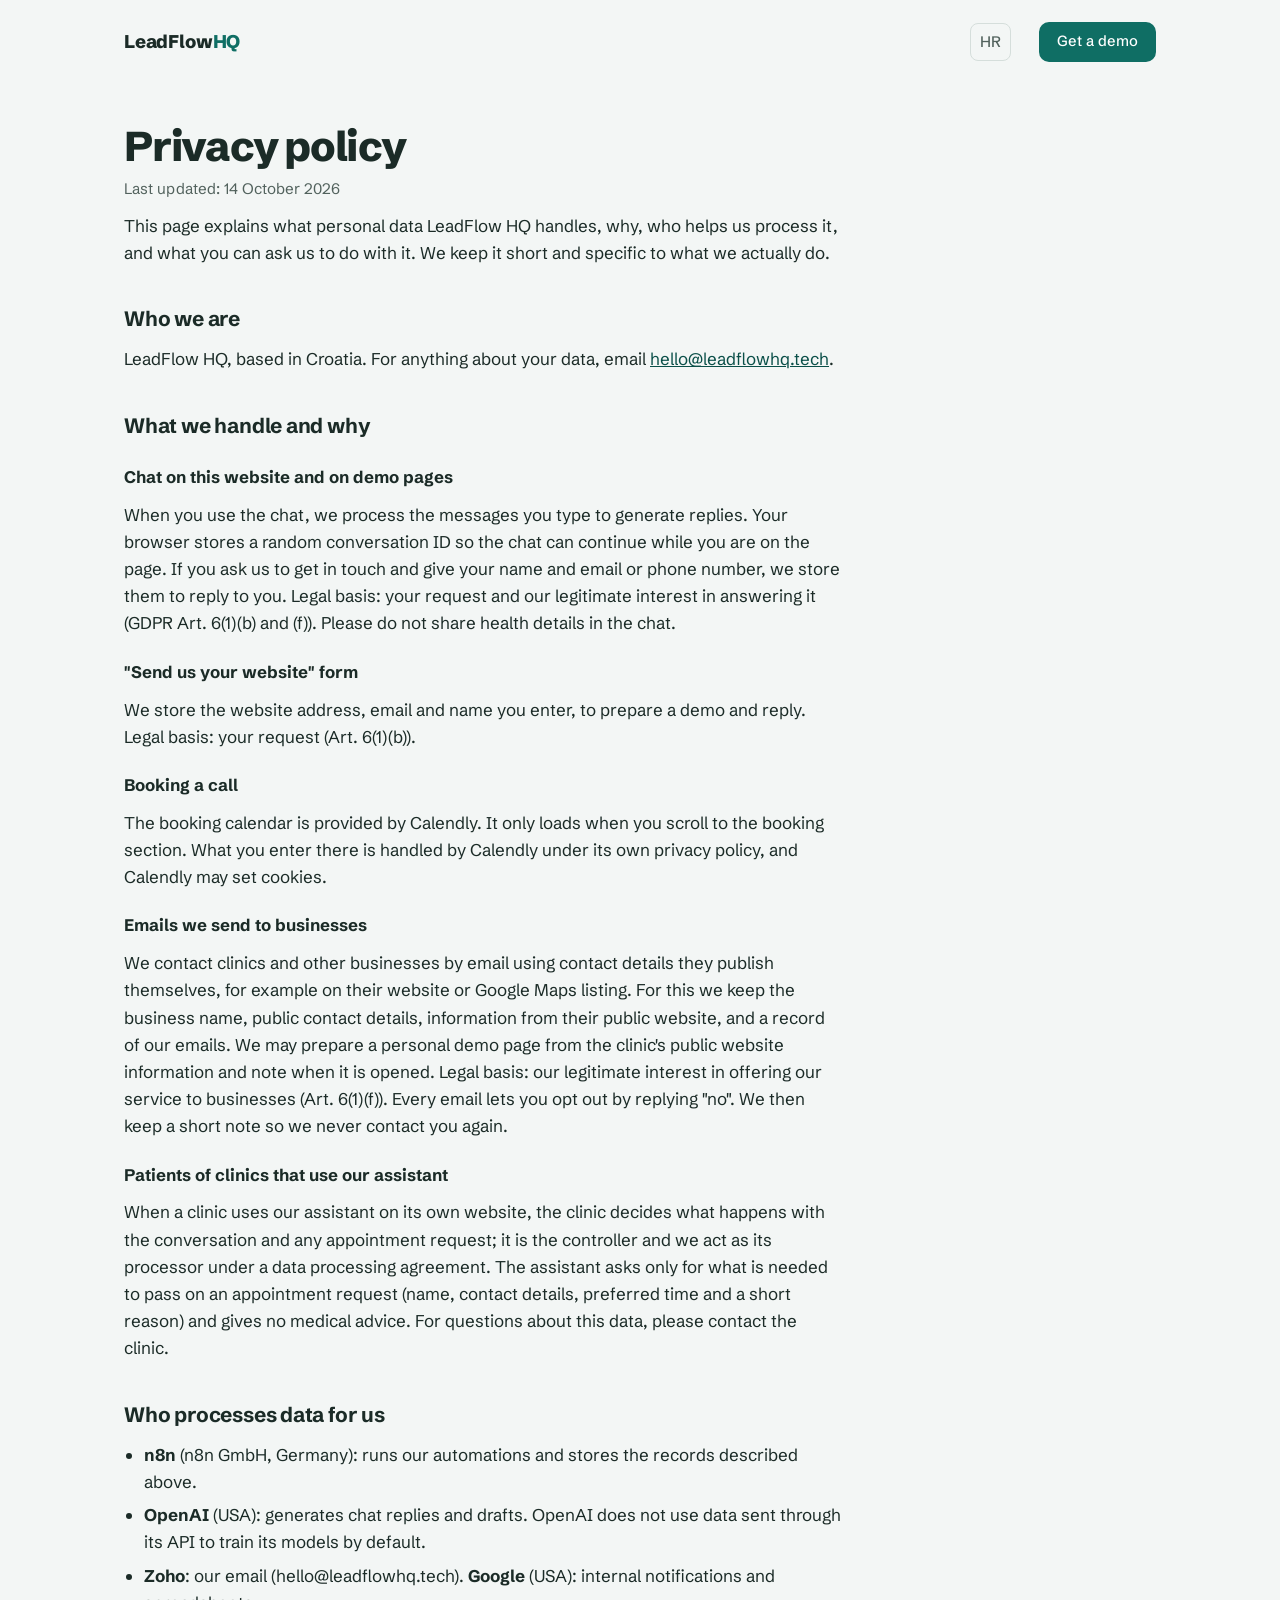
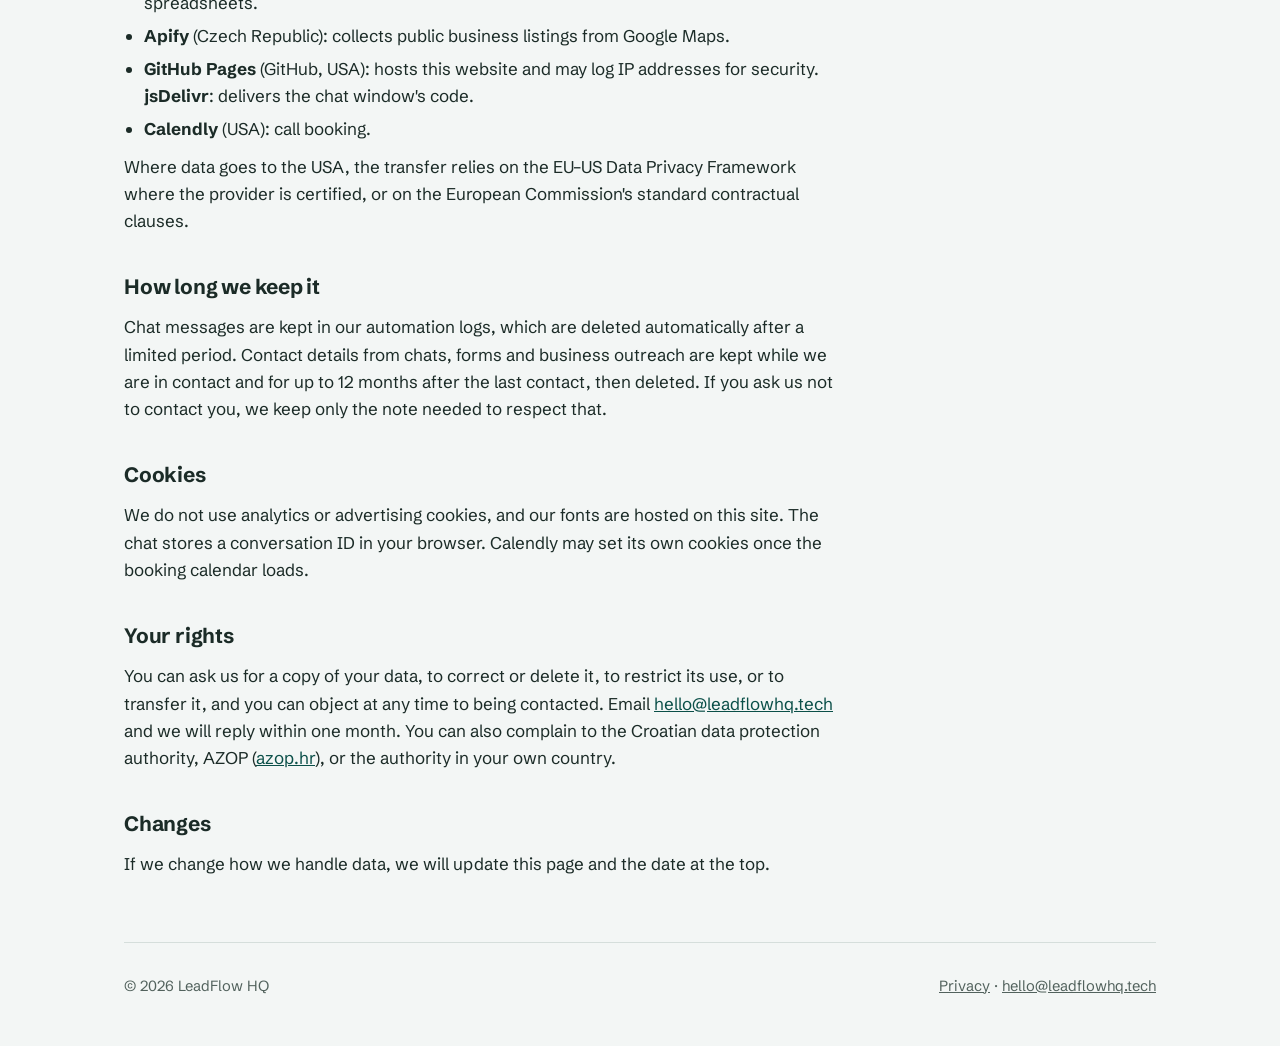
<file: privacy/index.html>
<!doctype html>
<html lang="en">
<head>
<meta charset="utf-8">
<meta name="viewport" content="width=device-width, initial-scale=1">
<title>Privacy policy | LeadFlow HQ</title>
<meta name="description" content="How LeadFlow HQ handles personal data on leadflowhq.tech, in our emails and in the chat assistant we run for clinics.">
<link rel="canonical" href="https://leadflowhq.tech/privacy/">
<link rel="alternate" hreflang="en" href="https://leadflowhq.tech/privacy/">
<link rel="alternate" hreflang="hr" href="https://leadflowhq.tech/hr/privatnost/">
<meta name="theme-color" content="#183A35">
<link rel="icon" href="data:image/svg+xml,%3Csvg xmlns='http://www.w3.org/2000/svg' viewBox='0 0 32 32'%3E%3Crect width='32' height='32' rx='8' fill='%230F6E64'/%3E%3Cpath d='M9 9v14h11' stroke='%23fff' stroke-width='3.2' fill='none' stroke-linecap='round' stroke-linejoin='round'/%3E%3Ccircle cx='23' cy='11' r='3' fill='%23F2C94C'/%3E%3C/svg%3E">
<link rel="preload" href="/assets/fonts/schibsted-grotesk-latin-wght-normal.woff2" as="font" type="font/woff2" crossorigin>
<link rel="stylesheet" href="/assets/site.css?v=6">
</head>
<body>
<div class="wrap">
  <header class="top">
    <a class="logo" href="/">LeadFlow<span>HQ</span></a>
    <nav aria-label="Main">
      <a class="lang" href="/hr/privatnost/" hreflang="hr" lang="hr" title="Hrvatski">HR</a>
      <a class="btn btn-solid" href="/#book">Get a demo</a>
    </nav>
  </header>

  <main class="legal">
    <h1>Privacy policy</h1>
    <p class="updated">Last updated: 14 October 2026</p>

    <p>This page explains what personal data LeadFlow HQ handles, why, who helps us process it, and what you can ask us to do with it. We keep it short and specific to what we actually do.</p>

    <h2>Who we are</h2>
    <p>LeadFlow HQ, based in Croatia. For anything about your data, email <a href="mailto:hello@leadflowhq.tech">hello@leadflowhq.tech</a>.</p>

    <h2>What we handle and why</h2>
    <h3>Chat on this website and on demo pages</h3>
    <p>When you use the chat, we process the messages you type to generate replies. Your browser stores a random conversation ID so the chat can continue while you are on the page. If you ask us to get in touch and give your name and email or phone number, we store them to reply to you. Legal basis: your request and our legitimate interest in answering it (GDPR Art. 6(1)(b) and (f)). Please do not share health details in the chat.</p>

    <h3>"Send us your website" form</h3>
    <p>We store the website address, email and name you enter, to prepare a demo and reply. Legal basis: your request (Art. 6(1)(b)).</p>

    <h3>Booking a call</h3>
    <p>The booking calendar is provided by Calendly. It only loads when you scroll to the booking section. What you enter there is handled by Calendly under its own privacy policy, and Calendly may set cookies.</p>

    <h3>Emails we send to businesses</h3>
    <p>We contact clinics and other businesses by email using contact details they publish themselves, for example on their website or Google Maps listing. For this we keep the business name, public contact details, information from their public website, and a record of our emails. We may prepare a personal demo page from the clinic's public website information and note when it is opened. Legal basis: our legitimate interest in offering our service to businesses (Art. 6(1)(f)). Every email lets you opt out by replying "no". We then keep a short note so we never contact you again.</p>

    <h3>Patients of clinics that use our assistant</h3>
    <p>When a clinic uses our assistant on its own website, the clinic decides what happens with the conversation and any appointment request; it is the controller and we act as its processor under a data processing agreement. The assistant asks only for what is needed to pass on an appointment request (name, contact details, preferred time and a short reason) and gives no medical advice. For questions about this data, please contact the clinic.</p>

    <h2>Who processes data for us</h2>
    <ul>
      <li><strong>n8n</strong> (n8n GmbH, Germany): runs our automations and stores the records described above.</li>
      <li><strong>OpenAI</strong> (USA): generates chat replies and drafts. OpenAI does not use data sent through its API to train its models by default.</li>
      <li><strong>Zoho</strong>: our email (hello@leadflowhq.tech). <strong>Google</strong> (USA): internal notifications and spreadsheets.</li>
      <li><strong>Apify</strong> (Czech Republic): collects public business listings from Google Maps.</li>
      <li><strong>GitHub Pages</strong> (GitHub, USA): hosts this website and may log IP addresses for security. <strong>jsDelivr</strong>: delivers the chat window's code.</li>
      <li><strong>Calendly</strong> (USA): call booking.</li>
    </ul>
    <p>Where data goes to the USA, the transfer relies on the EU–US Data Privacy Framework where the provider is certified, or on the European Commission's standard contractual clauses.</p>

    <h2>How long we keep it</h2>
    <p>Chat messages are kept in our automation logs, which are deleted automatically after a limited period. Contact details from chats, forms and business outreach are kept while we are in contact and for up to 12 months after the last contact, then deleted. If you ask us not to contact you, we keep only the note needed to respect that.</p>

    <h2>Cookies</h2>
    <p>We do not use analytics or advertising cookies, and our fonts are hosted on this site. The chat stores a conversation ID in your browser. Calendly may set its own cookies once the booking calendar loads.</p>

    <h2>Your rights</h2>
    <p>You can ask us for a copy of your data, to correct or delete it, to restrict its use, or to transfer it, and you can object at any time to being contacted. Email <a href="mailto:hello@leadflowhq.tech">hello@leadflowhq.tech</a> and we will reply within one month. You can also complain to the Croatian data protection authority, AZOP (<a href="https://azop.hr" rel="noopener">azop.hr</a>), or the authority in your own country.</p>

    <h2>Changes</h2>
    <p>If we change how we handle data, we will update this page and the date at the top.</p>
  </main>

  <footer>
    <span>© 2026 LeadFlow HQ</span>
    <span><a href="/privacy/">Privacy</a> · <a href="mailto:hello@leadflowhq.tech">hello@leadflowhq.tech</a></span>
  </footer>
</div>
</body>
</html>
</file>
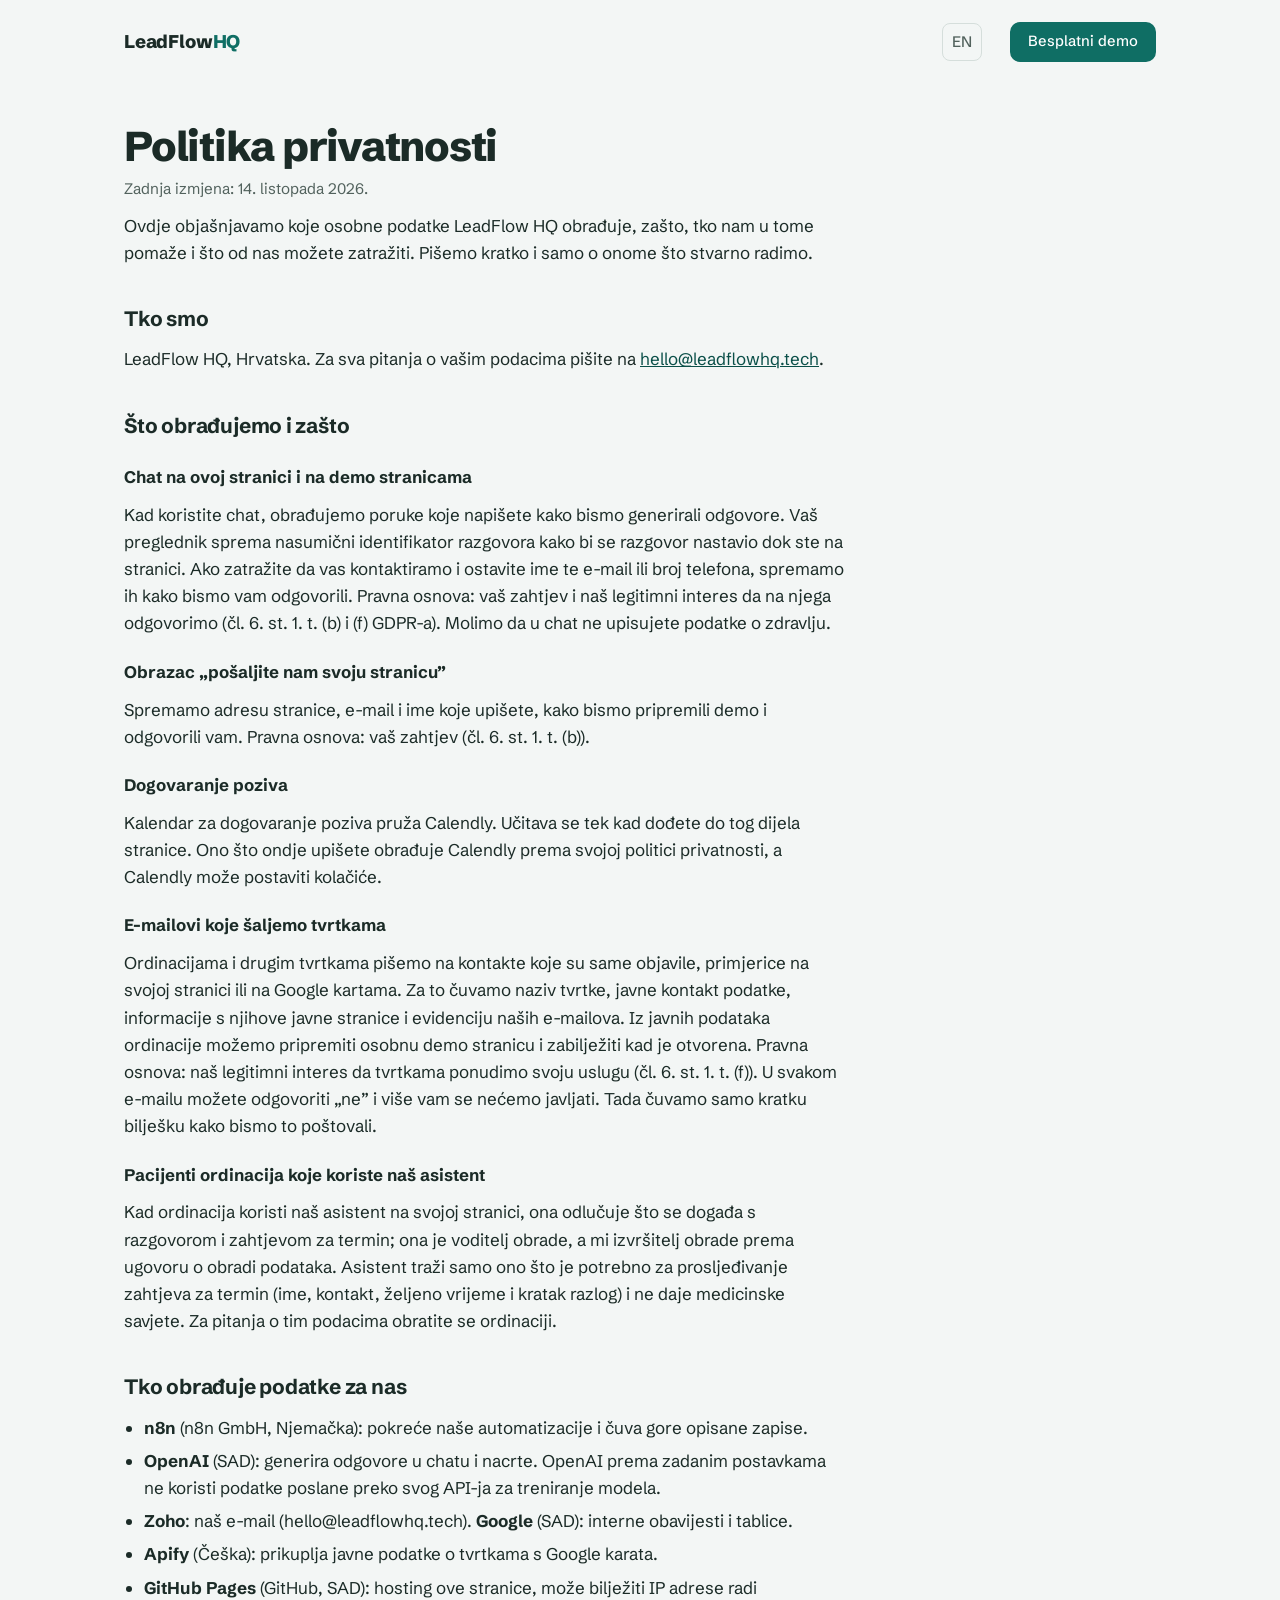
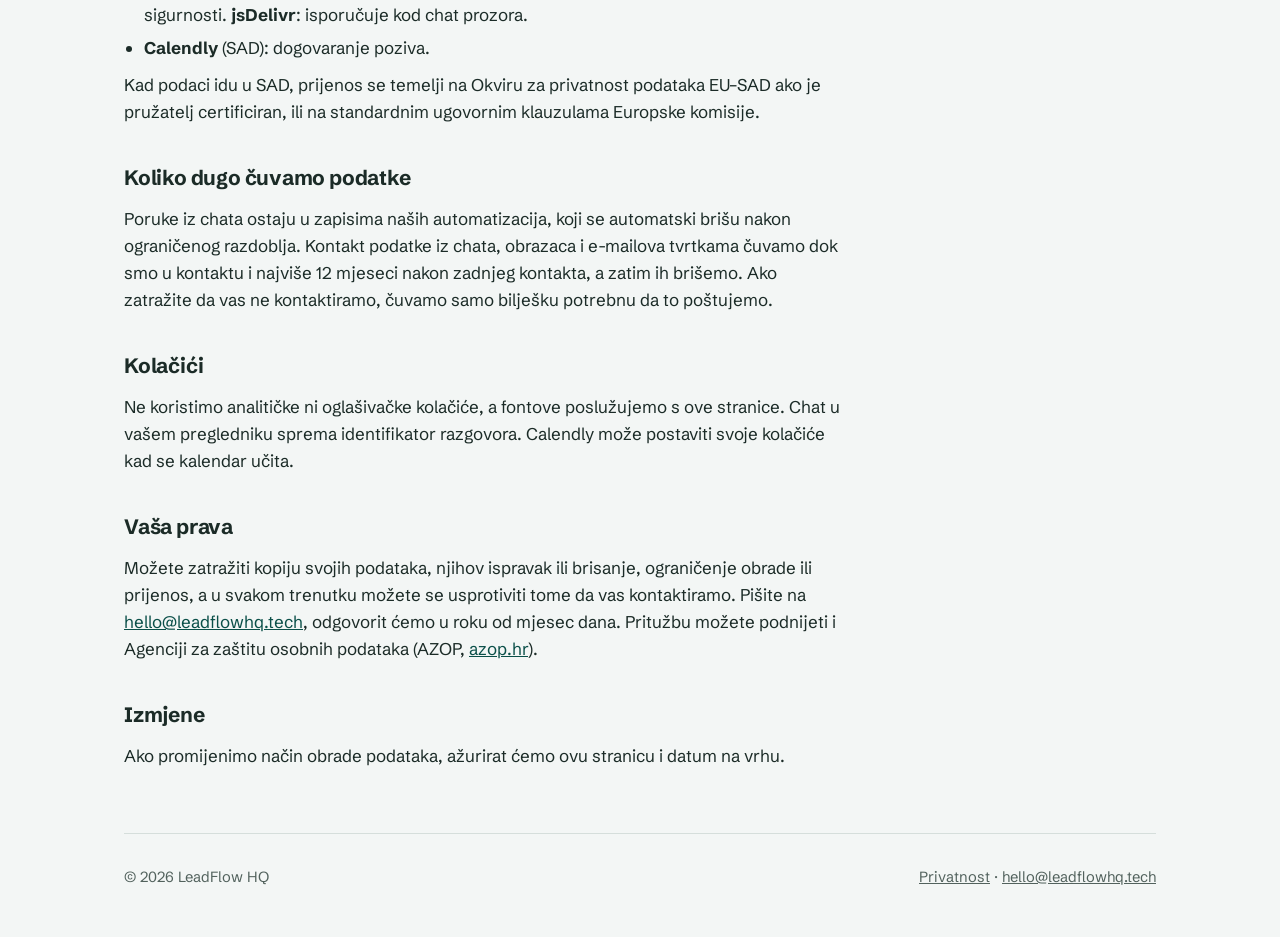
<file: hr/privatnost/index.html>
<!doctype html>
<html lang="hr">
<head>
<meta charset="utf-8">
<meta name="viewport" content="width=device-width, initial-scale=1">
<title>Politika privatnosti | LeadFlow HQ</title>
<meta name="description" content="Kako LeadFlow HQ postupa s osobnim podacima na leadflowhq.tech, u našim e-mailovima i u chat asistentu koji vodimo za ordinacije.">
<link rel="canonical" href="https://leadflowhq.tech/hr/privatnost/">
<link rel="alternate" hreflang="en" href="https://leadflowhq.tech/privacy/">
<link rel="alternate" hreflang="hr" href="https://leadflowhq.tech/hr/privatnost/">
<meta name="theme-color" content="#183A35">
<link rel="icon" href="data:image/svg+xml,%3Csvg xmlns='http://www.w3.org/2000/svg' viewBox='0 0 32 32'%3E%3Crect width='32' height='32' rx='8' fill='%230F6E64'/%3E%3Cpath d='M9 9v14h11' stroke='%23fff' stroke-width='3.2' fill='none' stroke-linecap='round' stroke-linejoin='round'/%3E%3Ccircle cx='23' cy='11' r='3' fill='%23F2C94C'/%3E%3C/svg%3E">
<link rel="preload" href="/assets/fonts/schibsted-grotesk-latin-wght-normal.woff2" as="font" type="font/woff2" crossorigin>
<link rel="stylesheet" href="/assets/site.css?v=6">
</head>
<body>
<div class="wrap">
  <header class="top">
    <a class="logo" href="/hr/">LeadFlow<span>HQ</span></a>
    <nav aria-label="Glavni izbornik">
      <a class="lang" href="/privacy/" hreflang="en" lang="en" title="English">EN</a>
      <a class="btn btn-solid" href="/hr/#book">Besplatni demo</a>
    </nav>
  </header>

  <main class="legal">
    <h1>Politika privatnosti</h1>
    <p class="updated">Zadnja izmjena: 14. listopada 2026.</p>

    <p>Ovdje objašnjavamo koje osobne podatke LeadFlow HQ obrađuje, zašto, tko nam u tome pomaže i što od nas možete zatražiti. Pišemo kratko i samo o onome što stvarno radimo.</p>

    <h2>Tko smo</h2>
    <p>LeadFlow HQ, Hrvatska. Za sva pitanja o vašim podacima pišite na <a href="mailto:hello@leadflowhq.tech">hello@leadflowhq.tech</a>.</p>

    <h2>Što obrađujemo i zašto</h2>
    <h3>Chat na ovoj stranici i na demo stranicama</h3>
    <p>Kad koristite chat, obrađujemo poruke koje napišete kako bismo generirali odgovore. Vaš preglednik sprema nasumični identifikator razgovora kako bi se razgovor nastavio dok ste na stranici. Ako zatražite da vas kontaktiramo i ostavite ime te e-mail ili broj telefona, spremamo ih kako bismo vam odgovorili. Pravna osnova: vaš zahtjev i naš legitimni interes da na njega odgovorimo (čl. 6. st. 1. t. (b) i (f) GDPR-a). Molimo da u chat ne upisujete podatke o zdravlju.</p>

    <h3>Obrazac „pošaljite nam svoju stranicu”</h3>
    <p>Spremamo adresu stranice, e-mail i ime koje upišete, kako bismo pripremili demo i odgovorili vam. Pravna osnova: vaš zahtjev (čl. 6. st. 1. t. (b)).</p>

    <h3>Dogovaranje poziva</h3>
    <p>Kalendar za dogovaranje poziva pruža Calendly. Učitava se tek kad dođete do tog dijela stranice. Ono što ondje upišete obrađuje Calendly prema svojoj politici privatnosti, a Calendly može postaviti kolačiće.</p>

    <h3>E-mailovi koje šaljemo tvrtkama</h3>
    <p>Ordinacijama i drugim tvrtkama pišemo na kontakte koje su same objavile, primjerice na svojoj stranici ili na Google kartama. Za to čuvamo naziv tvrtke, javne kontakt podatke, informacije s njihove javne stranice i evidenciju naših e-mailova. Iz javnih podataka ordinacije možemo pripremiti osobnu demo stranicu i zabilježiti kad je otvorena. Pravna osnova: naš legitimni interes da tvrtkama ponudimo svoju uslugu (čl. 6. st. 1. t. (f)). U svakom e-mailu možete odgovoriti „ne” i više vam se nećemo javljati. Tada čuvamo samo kratku bilješku kako bismo to poštovali.</p>

    <h3>Pacijenti ordinacija koje koriste naš asistent</h3>
    <p>Kad ordinacija koristi naš asistent na svojoj stranici, ona odlučuje što se događa s razgovorom i zahtjevom za termin; ona je voditelj obrade, a mi izvršitelj obrade prema ugovoru o obradi podataka. Asistent traži samo ono što je potrebno za prosljeđivanje zahtjeva za termin (ime, kontakt, željeno vrijeme i kratak razlog) i ne daje medicinske savjete. Za pitanja o tim podacima obratite se ordinaciji.</p>

    <h2>Tko obrađuje podatke za nas</h2>
    <ul>
      <li><strong>n8n</strong> (n8n GmbH, Njemačka): pokreće naše automatizacije i čuva gore opisane zapise.</li>
      <li><strong>OpenAI</strong> (SAD): generira odgovore u chatu i nacrte. OpenAI prema zadanim postavkama ne koristi podatke poslane preko svog API-ja za treniranje modela.</li>
      <li><strong>Zoho</strong>: naš e-mail (hello@leadflowhq.tech). <strong>Google</strong> (SAD): interne obavijesti i tablice.</li>
      <li><strong>Apify</strong> (Češka): prikuplja javne podatke o tvrtkama s Google karata.</li>
      <li><strong>GitHub Pages</strong> (GitHub, SAD): hosting ove stranice, može bilježiti IP adrese radi sigurnosti. <strong>jsDelivr</strong>: isporučuje kod chat prozora.</li>
      <li><strong>Calendly</strong> (SAD): dogovaranje poziva.</li>
    </ul>
    <p>Kad podaci idu u SAD, prijenos se temelji na Okviru za privatnost podataka EU–SAD ako je pružatelj certificiran, ili na standardnim ugovornim klauzulama Europske komisije.</p>

    <h2>Koliko dugo čuvamo podatke</h2>
    <p>Poruke iz chata ostaju u zapisima naših automatizacija, koji se automatski brišu nakon ograničenog razdoblja. Kontakt podatke iz chata, obrazaca i e-mailova tvrtkama čuvamo dok smo u kontaktu i najviše 12 mjeseci nakon zadnjeg kontakta, a zatim ih brišemo. Ako zatražite da vas ne kontaktiramo, čuvamo samo bilješku potrebnu da to poštujemo.</p>

    <h2>Kolačići</h2>
    <p>Ne koristimo analitičke ni oglašivačke kolačiće, a fontove poslužujemo s ove stranice. Chat u vašem pregledniku sprema identifikator razgovora. Calendly može postaviti svoje kolačiće kad se kalendar učita.</p>

    <h2>Vaša prava</h2>
    <p>Možete zatražiti kopiju svojih podataka, njihov ispravak ili brisanje, ograničenje obrade ili prijenos, a u svakom trenutku možete se usprotiviti tome da vas kontaktiramo. Pišite na <a href="mailto:hello@leadflowhq.tech">hello@leadflowhq.tech</a>, odgovorit ćemo u roku od mjesec dana. Pritužbu možete podnijeti i Agenciji za zaštitu osobnih podataka (AZOP, <a href="https://azop.hr" rel="noopener">azop.hr</a>).</p>

    <h2>Izmjene</h2>
    <p>Ako promijenimo način obrade podataka, ažurirat ćemo ovu stranicu i datum na vrhu.</p>
  </main>

  <footer>
    <span>© 2026 LeadFlow HQ</span>
    <span><a href="/hr/privatnost/">Privatnost</a> · <a href="mailto:hello@leadflowhq.tech">hello@leadflowhq.tech</a></span>
  </footer>
</div>
</body>
</html>
</file>
<file: assets/site.css>
/* Self-hosted font (SIL OFL), no request to Google */
@font-face{font-family:"Schibsted Grotesk";font-style:normal;font-display:swap;font-weight:400 900;src:url(/assets/fonts/schibsted-grotesk-latin-ext-wght-normal.woff2) format("woff2");unicode-range: U+0100-02BA,U+02BD-02C5,U+02C7-02CC,U+02CE-02D7,U+02DD-02FF,U+0304,U+0308,U+0329,U+1D00-1DBF,U+1E00-1E9F,U+1EF2-1EFF,U+2020,U+20A0-20AB,U+20AD-20C0,U+2113,U+2C60-2C7F,U+A720-A7FF;}
@font-face{font-family:"Schibsted Grotesk";font-style:normal;font-display:swap;font-weight:400 900;src:url(/assets/fonts/schibsted-grotesk-latin-wght-normal.woff2) format("woff2");unicode-range: U+0000-00FF,U+0131,U+0152-0153,U+02BB-02BC,U+02C6,U+02DA,U+02DC,U+0304,U+0308,U+0329,U+2000-206F,U+20AC,U+2122,U+2191,U+2193,U+2212,U+2215,U+FEFF,U+FFFD;}
:root{
  --paper:#F3F6F5;
  --surface:#FFFFFF;
  --ink:#1B2B27;
  --muted:#52625D;
  --line:#D5DEDB;
  --teal:#0F6E64;
  --teal-deep:#0A4F48;
  --night:#183A35;
  --amber:#F2C94C;
}
*{box-sizing:border-box;margin:0;padding:0}
[hidden]{display:none!important}
html{scroll-behavior:smooth}
@media (prefers-reduced-motion:reduce){html{scroll-behavior:auto}}
body{background:var(--paper);color:var(--ink);font-family:"Schibsted Grotesk",system-ui,sans-serif;font-size:1.0625rem;line-height:1.6;-webkit-font-smoothing:antialiased}
a{color:var(--teal-deep)}
:focus-visible{outline:3px solid var(--amber);outline-offset:3px;border-radius:4px}
.wrap{max-width:1080px;margin:0 auto;padding:0 24px}

/* header */
.top{display:flex;justify-content:space-between;align-items:center;padding:22px 0}
.logo{font-weight:800;font-size:1.15rem;letter-spacing:-.01em;color:var(--ink);text-decoration:none}
.logo span{color:var(--teal)}
.top nav{display:flex;gap:28px;align-items:center}
.top nav a{text-decoration:none;color:var(--muted);font-weight:500;font-size:.95rem}
.top nav a:hover{color:var(--ink)}
@media (max-width:720px){.top nav a.hide-sm{display:none}}

.btn{display:inline-block;font:inherit;font-weight:600;font-size:1rem;padding:13px 22px;border-radius:10px;text-decoration:none;cursor:pointer;border:2px solid var(--teal);line-height:1.2}
.btn-solid{background:var(--teal);color:#fff}
.btn-solid:hover{background:var(--teal-deep);border-color:var(--teal-deep)}
.btn-ghost{background:transparent;color:var(--teal-deep)}
.btn-ghost:hover{background:#E3EEEB}
.top nav a.btn{padding:9px 16px;font-size:.92rem;color:#fff}
.top nav a.btn:hover{color:#fff}

/* hero */
.hero{display:grid;grid-template-columns:1.05fr .95fr;gap:56px;align-items:center;padding:48px 0 88px}
.hero h1{font-size:clamp(2.4rem,5.4vw,4rem);line-height:1.02;letter-spacing:-.035em;font-weight:800}
.hero h1 .line2{display:block;color:var(--muted);font-weight:700}
.hero p.lede{margin-top:24px;font-size:1.2rem;color:var(--muted);max-width:30em}
.hero .actions{margin-top:32px;display:flex;flex-wrap:wrap;gap:12px}
@media (max-width:900px){.hero{grid-template-columns:1fr;gap:40px;padding-top:24px}}

/* the night desk (hero demo) */
.desk{background:var(--night);border-radius:20px;padding:22px;color:#E7EFEC;position:relative}
.desk-head{display:flex;justify-content:space-between;align-items:baseline;font-size:.85rem;color:#9FB8B1;padding:2px 4px 16px}
.desk-head strong{color:#fff;font-weight:600;font-size:.95rem}
.clock{font-variant-numeric:tabular-nums;color:var(--amber);font-weight:600}
.convo{display:flex;flex-direction:column;gap:10px;min-height:268px}
.msg{max-width:86%;padding:10px 14px;border-radius:14px;font-size:.94rem;line-height:1.45}
.msg.patient{align-self:flex-end;background:#2E5A53;border-bottom-right-radius:4px}
.msg.bot{align-self:flex-start;background:#F3F6F5;color:var(--ink);border-bottom-left-radius:4px}
.ticket{margin-top:16px;background:var(--surface);color:var(--ink);border-radius:12px;padding:14px 16px;border-left:5px solid var(--amber)}
.ticket h3{font-size:.95rem;font-weight:700;display:flex;justify-content:space-between;gap:12px}
.ticket h3 span{font-weight:500;color:var(--muted);font-variant-numeric:tabular-nums}
.ticket dl{display:grid;grid-template-columns:auto 1fr;gap:2px 14px;margin-top:8px;font-size:.9rem}
.ticket dt{color:var(--muted)}
.desk-note{font-size:.8rem;color:#9FB8B1;margin-top:12px;padding-left:4px}
.js .anim{opacity:0;transform:translateY(6px);transition:opacity .45s ease,transform .45s ease}
.js .anim.show{opacity:1;transform:none}
@media (prefers-reduced-motion:reduce){.js .anim{opacity:1;transform:none;transition:none}}

/* sections */
section.band{padding:88px 0;border-top:1px solid var(--line)}
section.band h2{font-size:clamp(1.8rem,3.4vw,2.5rem);line-height:1.1;letter-spacing:-.025em;font-weight:800;max-width:20em}
section.band .intro{margin-top:16px;color:var(--muted);max-width:36em;font-size:1.1rem}

.gaps{display:grid;grid-template-columns:repeat(3,1fr);gap:40px;margin-top:48px}
.gaps h3{font-size:1.15rem;font-weight:700;margin-bottom:8px}
.gaps p{color:var(--muted)}
.gaps .when{display:block;font-variant-numeric:tabular-nums;font-weight:700;color:var(--teal);font-size:1.6rem;letter-spacing:-.02em;margin-bottom:10px}
@media (max-width:820px){.gaps{grid-template-columns:1fr;gap:32px}}

.steps{list-style:none;margin-top:48px;counter-reset:s;display:grid;gap:0}
.steps li{counter-increment:s;display:grid;grid-template-columns:72px 1fr;gap:20px;padding:28px 0;border-bottom:1px solid var(--line)}
.steps li:first-child{border-top:1px solid var(--line)}
.steps li::before{content:counter(s);font-size:2.4rem;font-weight:800;color:var(--teal);line-height:1}
.steps h3{font-size:1.2rem;font-weight:700}
.steps p{color:var(--muted);margin-top:6px;max-width:38em}

.rules{display:grid;grid-template-columns:1fr 1fr;gap:16px 48px;margin-top:40px}
.rules div{padding-left:18px;border-left:3px solid var(--teal)}
.rules h3{font-size:1.05rem;font-weight:700}
.rules p{color:var(--muted);font-size:.98rem;margin-top:4px}
@media (max-width:720px){.rules{grid-template-columns:1fr}}

.early{display:grid;grid-template-columns:1.2fr .8fr;gap:56px;align-items:start}
.early p{margin-top:16px;color:var(--muted);max-width:34em}
.price{background:var(--surface);border:1px solid var(--line);border-radius:16px;padding:28px}
.price .amount{font-size:2.8rem;font-weight:800;letter-spacing:-.03em;line-height:1}
.price .amount small{font-size:1rem;font-weight:500;color:var(--muted);letter-spacing:0}
.price ul{list-style:none;margin:20px 0 24px;display:grid;gap:8px;color:var(--muted);font-size:.98rem}
.price li{padding-left:22px;position:relative}
.price li::before{content:"";position:absolute;left:2px;top:.55em;width:8px;height:8px;border-radius:50%;background:var(--teal)}
@media (max-width:820px){.early{grid-template-columns:1fr;gap:32px}}

.faq{margin-top:40px;max-width:46em}
.faq details{border-bottom:1px solid var(--line)}
.faq details:first-child{border-top:1px solid var(--line)}
.faq summary{cursor:pointer;list-style:none;padding:20px 36px 20px 0;font-weight:600;font-size:1.08rem;position:relative}
.faq summary::-webkit-details-marker{display:none}
.faq summary::after{content:"+";position:absolute;right:4px;top:16px;font-size:1.5rem;font-weight:500;color:var(--teal)}
.faq details[open] summary::after{content:"−"}
.faq details p{padding:0 0 22px;color:var(--muted);max-width:40em}

.book{background:var(--night);color:#E7EFEC;border-radius:24px;padding:56px 40px;margin:0 0 88px}
.book h2{color:#fff}
.book .intro{color:#B5CBC5}
.calendly-inline-widget{min-width:300px;height:700px;margin-top:32px;border-radius:12px;overflow:hidden;background:#fff}
.book .alt{margin-top:20px;color:#B5CBC5;font-size:.95rem}
.book .alt a{color:var(--amber)}
@media (max-width:600px){.book{padding:40px 20px;border-radius:16px}.calendly-inline-widget{height:760px}}

footer{padding:32px 0 48px;color:var(--muted);font-size:.92rem;display:flex;justify-content:space-between;flex-wrap:wrap;gap:12px;border-top:1px solid var(--line)}

/* Website chat (n8n widget) */
#n8n-chat{
  --chat--font-family:"Schibsted Grotesk",system-ui,sans-serif;
  --chat--color--primary:var(--teal);
  --chat--color--primary-shade-50:var(--teal-deep);
  --chat--color--primary--shade-100:var(--teal-deep);
  --chat--color--secondary:var(--teal);
  --chat--color-secondary-shade-50:var(--teal-deep);
  --chat--color-white:#fff;
  --chat--color-light:var(--paper);
  --chat--color-light-shade-50:#E6ECEA;
  --chat--color-light-shade-100:var(--line);
  --chat--color-medium:#B9C6C2;
  --chat--color-dark:var(--ink);
  --chat--color-typing:var(--muted);
  --chat--spacing:14px;
  --chat--border-radius:14px;
  --chat--window--width:372px;
  --chat--window--height:560px;
  --chat--window--bottom:24px;
  --chat--window--right:24px;
  --chat--window--border:1px solid var(--line);
  --chat--window--border-radius:18px;
  --chat--window--margin-bottom:14px;
  --chat--header-height:auto;
  --chat--header--padding:16px 18px;
  --chat--header--background:var(--night);
  --chat--header--color:#fff;
  --chat--header--border-bottom:none;
  --chat--heading--font-size:1.05rem;
  --chat--subtitle--font-size:.85rem;
  --chat--subtitle--line-height:1.4;
  --chat--body--background:var(--paper);
  --chat--messages-list--padding:16px;
  --chat--message--font-size:.94rem;
  --chat--message-line-height:1.45;
  --chat--message--padding:10px 14px;
  --chat--message--border-radius:14px;
  --chat--message--margin-bottom:8px;
  --chat--message--bot--background:#fff;
  --chat--message--bot--color:var(--ink);
  --chat--message--bot--border:1px solid var(--line);
  --chat--message--user--background:var(--teal);
  --chat--message--user--color:#fff;
  --chat--message--user--border:none;
  --chat--input--font-size:.95rem;
  --chat--input--border:none;
  --chat--input--border-active:none;
  --chat--input--background:#fff;
  --chat--input--text-color:var(--ink);
  --chat--input--padding:14px 16px;
  --chat--input--container--background:#fff;
  --chat--input--container--border:none;
  --chat--input--container--border-radius:0;
  --chat--input--send--button--background:transparent;
  --chat--input--send--button--color:var(--teal);
  --chat--input--send--button--background-hover:transparent;
  --chat--input--send--button--color-hover:var(--teal-deep);
  --chat--textarea--height:52px;
  --chat--toggle--size:58px;
  --chat--toggle--background:var(--teal);
  --chat--toggle--hover--background:var(--teal-deep);
  --chat--toggle--active--background:var(--teal-deep);
  --chat--toggle--color:#fff;
  --chat--footer--background:#fff;
  --chat--footer--border-top:1px solid var(--line);
  --chat--footer--padding:0;
}
#n8n-chat .chat-window{box-shadow:0 18px 50px rgba(24,58,53,.18)}
#n8n-chat .chat-header h1{font-weight:700;letter-spacing:-.01em}
#n8n-chat .chat-header p{color:#B5CBC5}
#n8n-chat .chat-message-from-bot{border-bottom-left-radius:4px}
#n8n-chat .chat-message-from-user{border-bottom-right-radius:4px}
#n8n-chat .chat-inputs{border-top:1px solid var(--line)}
#n8n-chat .chat-input textarea:focus{outline:none}
#n8n-chat .chat-window-toggle{box-shadow:0 8px 24px rgba(15,110,100,.35)}
#n8n-chat .chat-footer:empty,#n8n-chat .chat-powered-by{display:none}
@media (max-width:480px){
  #n8n-chat{--chat--window--width:calc(100vw - 24px);--chat--window--height:calc(100dvh - 110px);--chat--window--right:12px;--chat--window--bottom:12px}
}

/* language switch */
.lang{font-weight:600;font-size:.9rem;color:var(--muted);text-decoration:none;border:1px solid var(--line);border-radius:8px;padding:6px 9px}
.lang:hover{color:var(--ink);border-color:var(--muted)}

/* chat launcher (shown until the n8n widget loads) */
.chat-launch{position:fixed;right:24px;bottom:24px;width:58px;height:58px;border-radius:50%;border:0;background:var(--teal);color:#fff;cursor:pointer;display:grid;place-items:center;box-shadow:0 8px 24px rgba(15,110,100,.35);z-index:50}
.chat-launch:hover{background:var(--teal-deep)}
.chat-launch svg{width:26px;height:26px}
.chat-launch[aria-busy="true"]{opacity:.75;cursor:progress}
@media (max-width:480px){.chat-launch{right:12px;bottom:12px}}

/* booking embed placeholder until Calendly loads */
.calendly-inline-widget{position:relative}
.calendly-inline-widget .cal-wait{position:absolute;inset:0;display:grid;place-items:center;color:var(--muted);font-size:.95rem;padding:24px;text-align:center}
.calendly-inline-widget iframe{position:relative;z-index:1}

@media (max-width:480px){
  .top nav{gap:10px}
  .top nav a.btn{white-space:nowrap;padding:8px 12px}
}

/* "send us your website" form */
.req{margin-top:28px;background:rgba(255,255,255,.06);border:1px solid rgba(255,255,255,.14);border-radius:16px;padding:24px}
.req-fields{display:grid;grid-template-columns:1.2fr 1fr 1fr;gap:14px}
.req label{display:block}
.req label span{display:block;font-size:.9rem;font-weight:600;color:#DDE8E5;margin-bottom:6px}
.req label em{font-style:normal;font-weight:400;color:#9FB8B1}
.req input{width:100%;font:inherit;font-size:1rem;padding:12px 14px;border-radius:10px;border:1px solid rgba(255,255,255,.2);background:#fff;color:var(--ink)}
.req input:focus-visible{outline:3px solid var(--amber);outline-offset:1px}
.req .hp{position:absolute;left:-9999px;width:1px;height:1px;overflow:hidden}
.btn-amber{margin-top:18px;background:var(--amber);border-color:var(--amber);color:var(--ink)}
.btn-amber:hover{background:#E5B930;border-color:#E5B930}
.btn-amber[disabled]{opacity:.7;cursor:progress}
.req-note{margin-top:10px;font-size:.88rem;color:#9FB8B1}
.req-msg{margin-top:10px;font-weight:600;color:#fff;min-height:1.4em}
.req-msg.err{color:#FFD3C4}
.req.done .req-fields,.req.done .btn-amber,.req.done .req-note{display:none}
.req.done .req-msg{font-size:1.1rem;margin-top:0}
.book-alt{margin-top:40px;color:#fff;font-size:1.2rem;font-weight:700}
.book-alt + .calendly-inline-widget{margin-top:16px}
@media (max-width:820px){.req-fields{grid-template-columns:1fr}}

/* real product picture */
.show{display:grid;grid-template-columns:minmax(0,360px) minmax(0,1fr);gap:48px;align-items:start;margin-top:44px}
.show figure{margin:0}
.show img{display:block;width:100%;height:auto;border-radius:18px;box-shadow:0 18px 50px rgba(24,58,53,.16)}
.show figcaption{margin-top:12px;font-size:.88rem;color:var(--muted)}
.show .arrow{font-size:.95rem;font-weight:600;color:var(--teal);margin-bottom:12px}
.mail{background:var(--surface);border:1px solid var(--line);border-radius:16px;overflow:hidden;box-shadow:0 12px 36px rgba(24,58,53,.08)}
.mail-head{padding:16px 20px;border-bottom:1px solid var(--line);font-size:.9rem;display:grid;grid-template-columns:auto 1fr;gap:4px 12px}
.mail-head dt{color:var(--muted)}
.mail-head dd{font-weight:600;overflow-wrap:anywhere}
.mail-body{padding:20px}
.mail-body h3{font-size:1.15rem;margin-bottom:12px}
.mail-body dl{display:grid;grid-template-columns:auto 1fr;gap:8px 16px;font-size:.98rem}
.mail-body dt{color:var(--muted)}
.mail-body .quote{margin-top:16px;padding:12px 14px;background:var(--paper);border-radius:10px;font-size:.92rem;color:var(--muted)}
.mail-body .act{margin-top:16px;font-size:.92rem}
.show-note{margin-top:14px;font-size:.88rem;color:var(--muted)}
@media (max-width:820px){.show{grid-template-columns:1fr;gap:32px}.show figure{max-width:380px}}

/* Legal pages */
.legal{max-width:720px;padding:40px 0 64px}
.legal h1{font-size:clamp(2rem,4vw,2.6rem);line-height:1.1;letter-spacing:-.03em;font-weight:800}
.legal .updated{color:var(--muted);margin-top:8px;font-size:.95rem}
.legal h2{font-size:1.3rem;letter-spacing:-.01em;margin-top:36px}
.legal h3{font-size:1.05rem;margin-top:22px}
.legal p,.legal ul{margin-top:10px}
.legal ul{padding-left:1.2em}
.legal li{margin-top:6px}
footer a{color:var(--muted)}
footer a:hover{color:var(--ink)}
</file>
